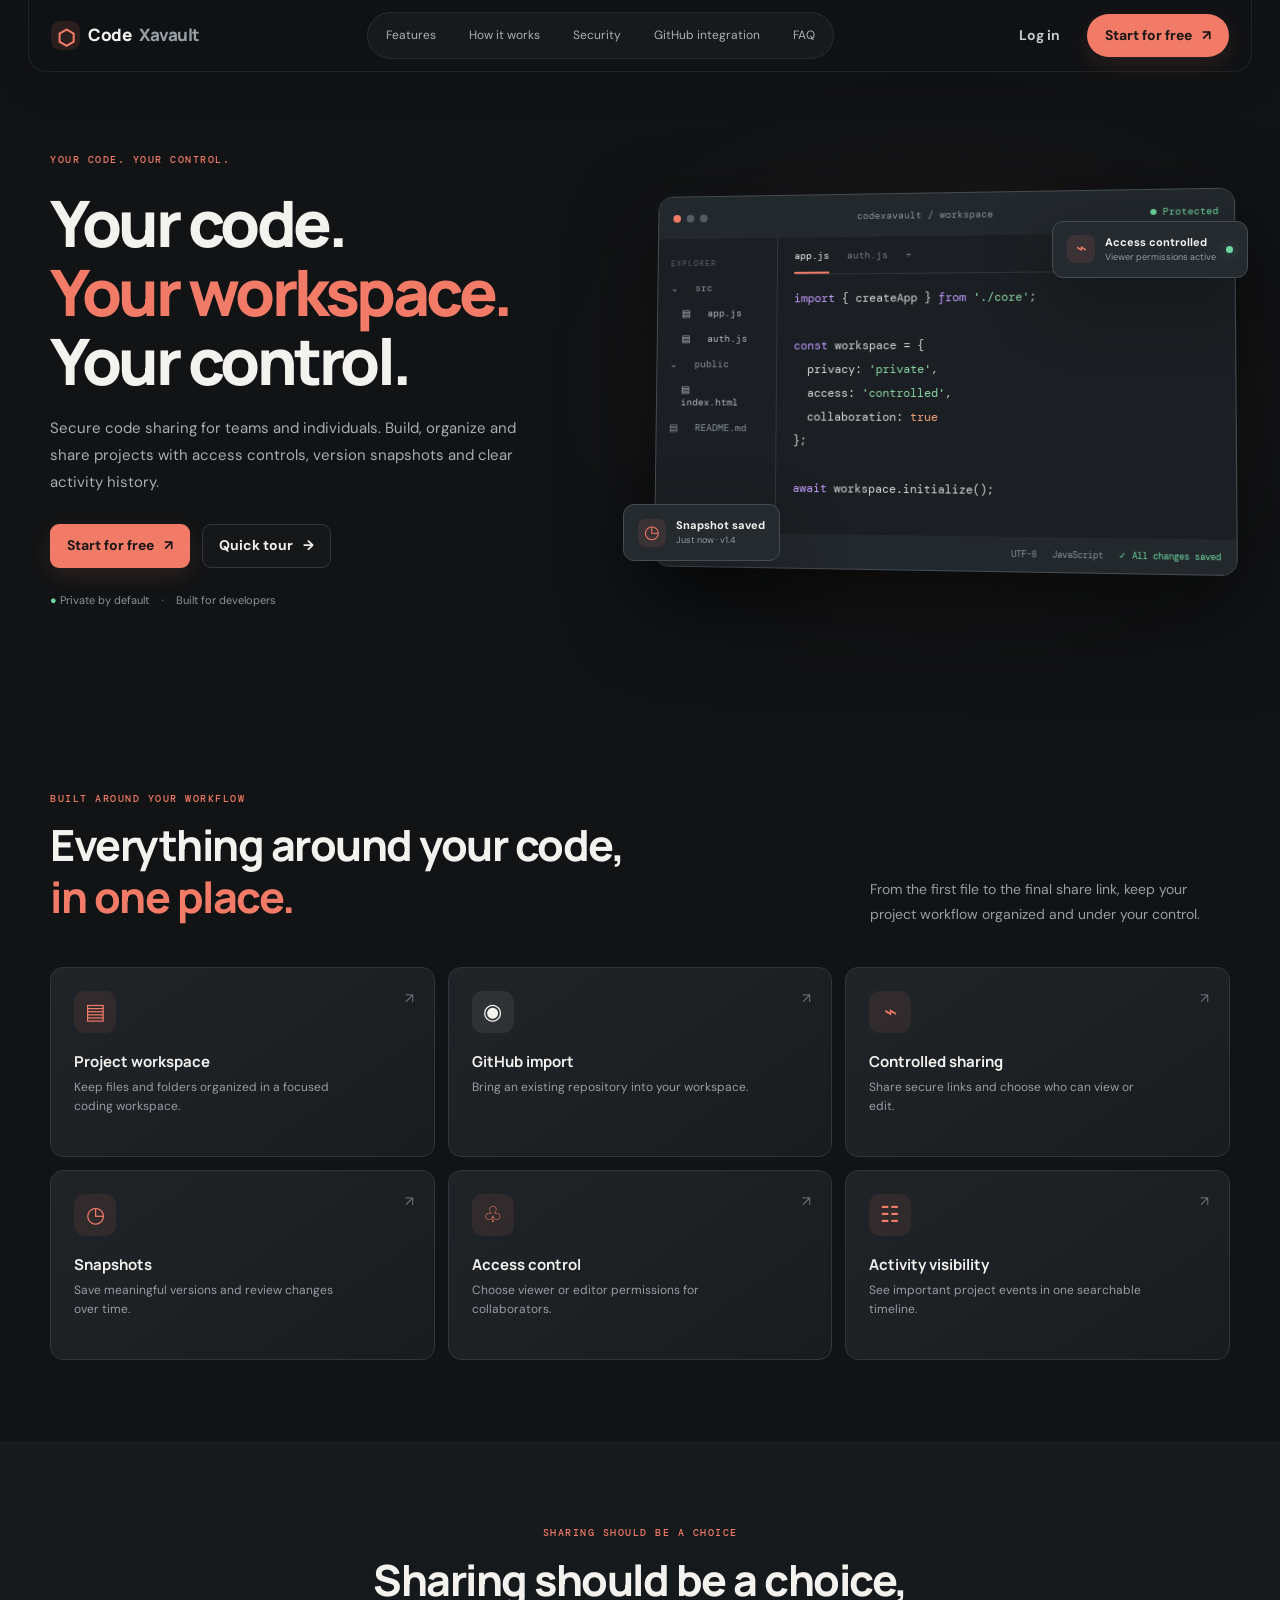
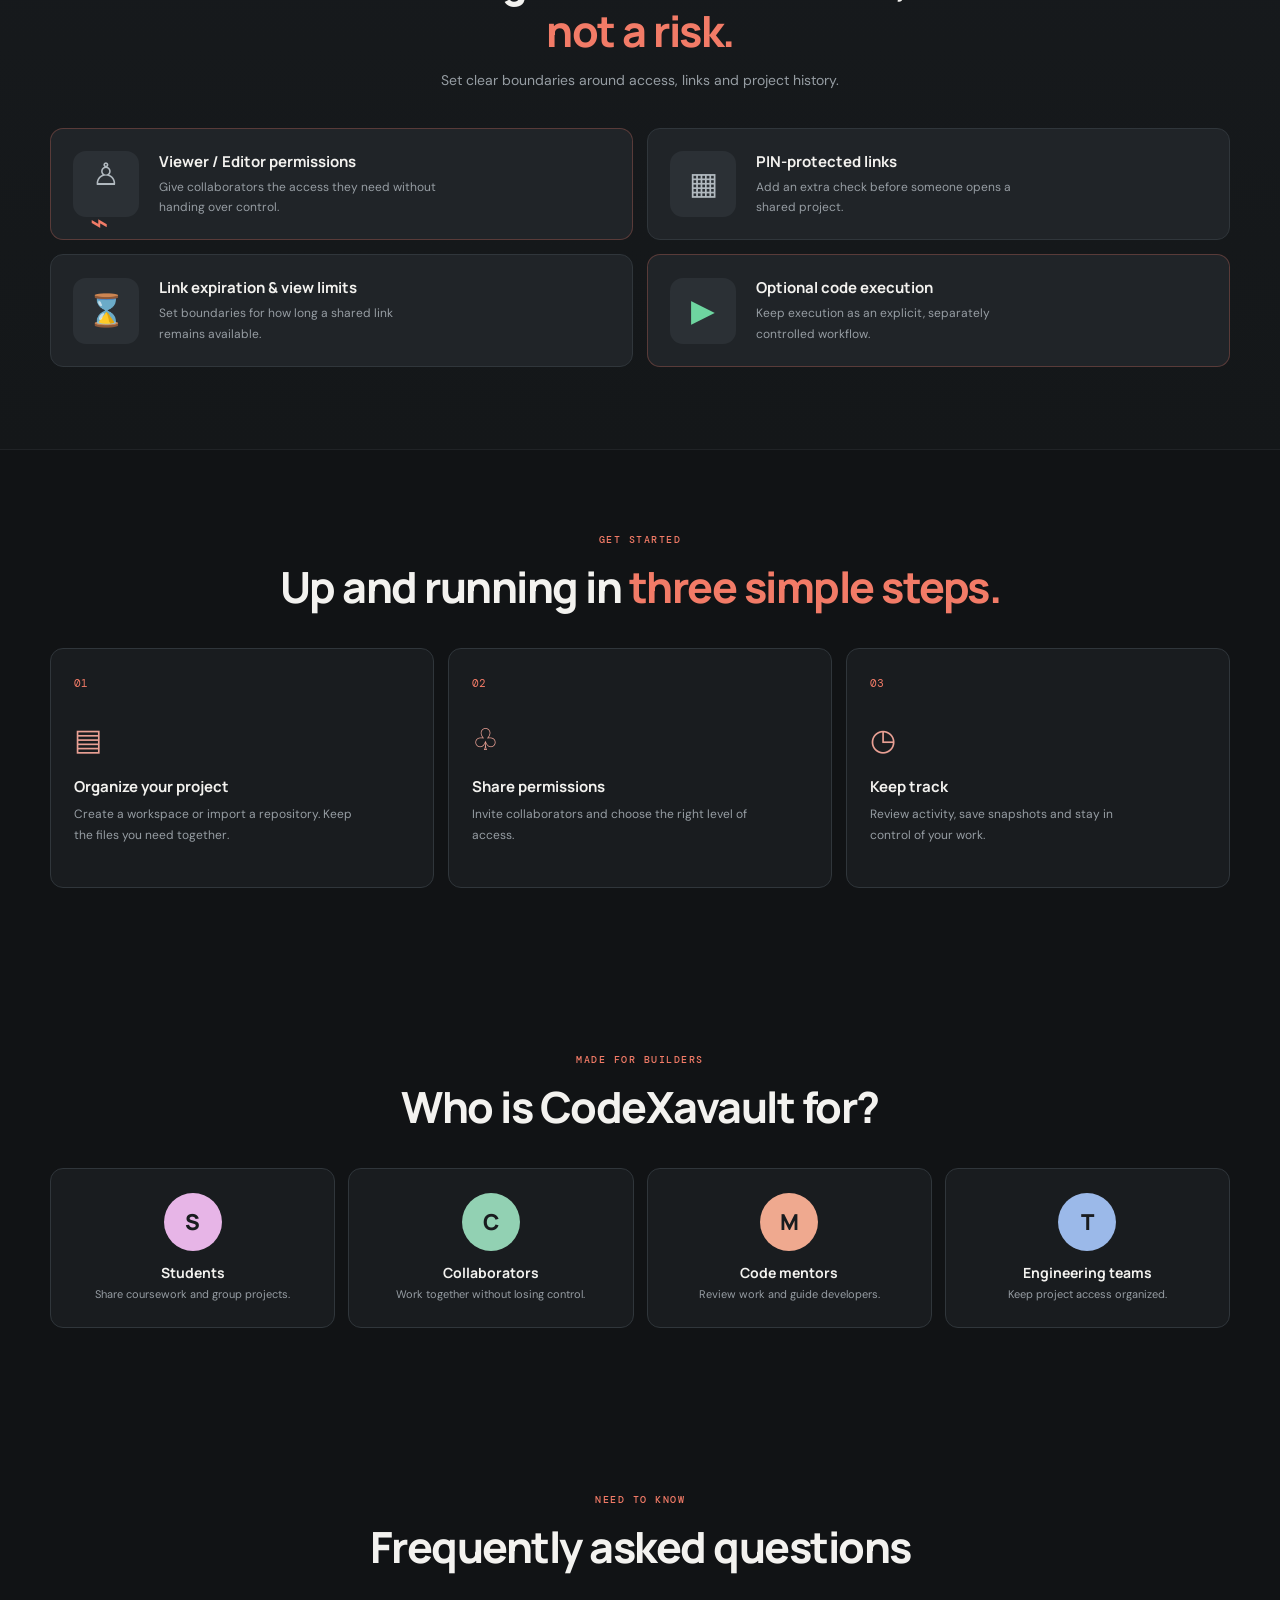
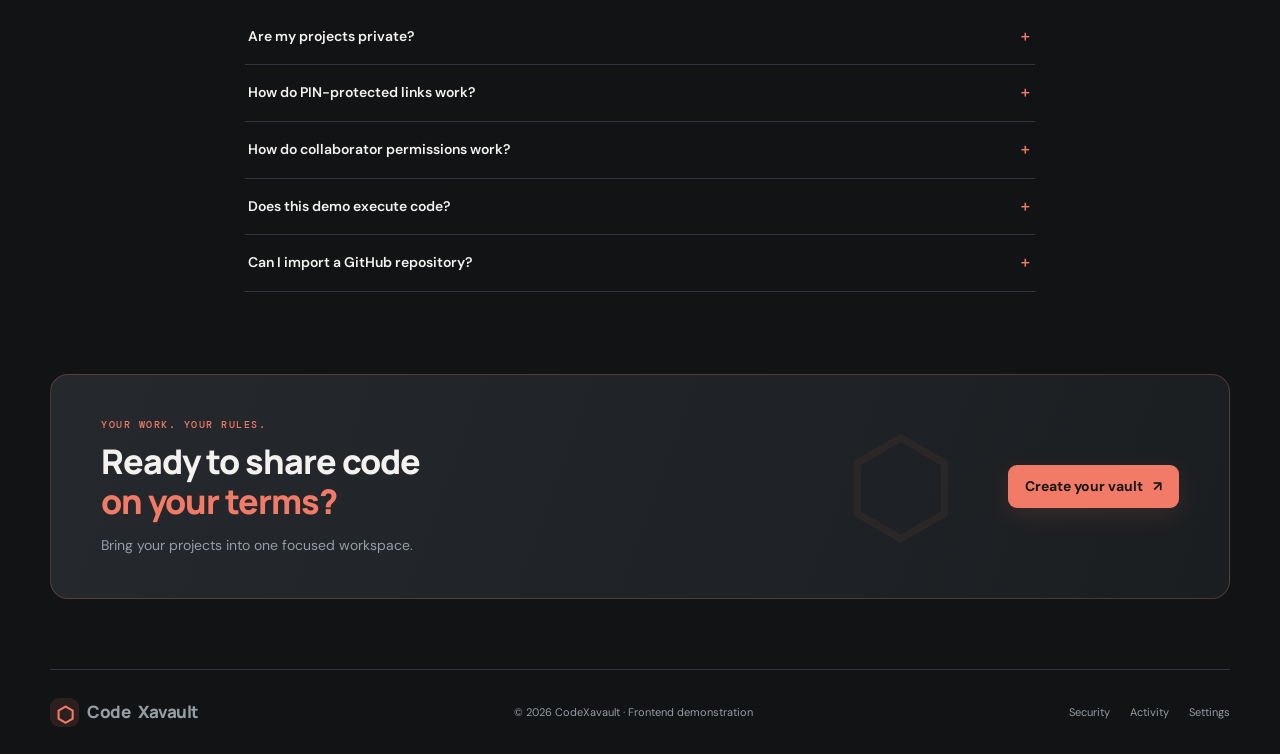
<file: index.html>
<!doctype html><html lang="en"><head><meta charset="utf-8"><meta name="viewport" content="width=device-width,initial-scale=1"><meta name="theme-color" content="#111315"><meta name="description" content="CodeXavault — secure code sharing for teams and individuals"><title>CodeXavault — Your code. Your workspace. Your control.</title><link rel="icon" href="assets/images/favicon.svg"><link rel="stylesheet" href="assets/css/style.css"><script defer src="assets/js/app.js"></script></head><body class="landing-body"><header class="site-header"><a class="brand" href="index.html"><span class="brand-mark">⬡</span>Code<span>Xavault</span></a><nav class="desktop-nav"><a href="#features">Features</a><a href="#how">How it works</a><a href="#security">Security</a><a href="github.html">GitHub integration</a><a href="#faq">FAQ</a></nav><div class="header-actions"><a class="btn btn-quiet" href="login.html">Log in</a><a class="btn btn-primary" href="signup.html">Start for free <span>↗</span></a></div><button class="icon-btn mobile-menu" data-menu aria-label="Open menu">☰</button></header>
<main class="landing-main"><section class="hero wrap"><div class="hero-copy reveal"><div class="eyebrow"><i></i> YOUR CODE. YOUR CONTROL.</div><h1>Your code.<br><span>Your workspace.</span><br>Your control.</h1><p class="hero-lede">Secure code sharing for teams and individuals. Build, organize and share projects with access controls, version snapshots and clear activity history.</p><div class="hero-actions"><a class="btn btn-primary btn-lg" href="signup.html">Start for free <span>↗</span></a><a class="btn btn-outline btn-lg" href="#how">Quick tour <span>→</span></a></div><div class="trust-line"><span>●</span> Private by default <b>·</b> Built for developers</div></div><div class="hero-visual reveal"><div class="visual-glow"></div><div class="editor-window"><div class="window-top"><div class="window-dots"><i></i><i></i><i></i></div><span>codexavault / workspace</span><label><i></i> Protected</label></div><div class="editor-content"><aside class="file-tree"><small>EXPLORER</small><p>⌄ &nbsp; src</p><p class="indent">▤ &nbsp; app.js</p><p class="indent">▤ &nbsp; auth.js</p><p>⌄ &nbsp; public</p><p class="indent">▤ &nbsp; index.html</p><p>▤ &nbsp; README.md</p></aside><div class="code-area"><div class="code-tabs"><span class="active">app.js</span><span>auth.js</span><span>+</span></div><pre><span class="code-purple">import</span> { createApp } <span class="code-purple">from</span> <span class="code-green">'./core'</span>;

<span class="code-purple">const</span> workspace = {
  privacy: <span class="code-green">'private'</span>,
  access: <span class="code-green">'controlled'</span>,
  collaboration: <span class="code-orange">true</span>
};

<span class="code-purple">await</span> workspace.initialize();</pre></div></div><div class="window-bottom"><span>main.js</span><span>UTF-8 &nbsp; JavaScript &nbsp; <b>✓ All changes saved</b></span></div></div><div class="float-card float-share"><span class="mini-icon">⌁</span><div><b>Access controlled</b><small>Viewer permissions active</small></div><i class="status-dot"></i></div><div class="float-card float-snapshot"><span class="mini-icon">◷</span><div><b>Snapshot saved</b><small>Just now · v1.4</small></div></div></div></section>
<section class="section wrap" id="features"><div class="section-heading"><div><div class="eyebrow">BUILT AROUND YOUR WORKFLOW</div><h2>Everything around your code,<br><span>in one place.</span></h2></div><p>From the first file to the final share link, keep your project workflow organized and under your control.</p></div><div class="feature-grid"><article class="feature-card"><div class="feature-icon">▤</div><h3>Project workspace</h3><p>Keep files and folders organized in a focused coding workspace.</p><span class="card-arrow">↗</span></article><article class="feature-card"><div class="feature-icon github-icon">◉</div><h3>GitHub import</h3><p>Bring an existing repository into your workspace.</p><span class="card-arrow">↗</span></article><article class="feature-card"><div class="feature-icon">⌁</div><h3>Controlled sharing</h3><p>Share secure links and choose who can view or edit.</p><span class="card-arrow">↗</span></article><article class="feature-card"><div class="feature-icon">◷</div><h3>Snapshots</h3><p>Save meaningful versions and review changes over time.</p><span class="card-arrow">↗</span></article><article class="feature-card"><div class="feature-icon">♧</div><h3>Access control</h3><p>Choose viewer or editor permissions for collaborators.</p><span class="card-arrow">↗</span></article><article class="feature-card"><div class="feature-icon">☷</div><h3>Activity visibility</h3><p>See important project events in one searchable timeline.</p><span class="card-arrow">↗</span></article></div></section>
<section class="section security-section" id="security"><div class="wrap"><div class="center-heading"><div class="eyebrow">SHARING SHOULD BE A CHOICE</div><h2>Sharing should be a choice,<br><span>not a risk.</span></h2><p>Set clear boundaries around access, links and project history.</p></div><div class="security-grid"><article class="security-card accent-card"><div class="security-art">♙<span>⌁</span></div><div><h3>Viewer / Editor permissions</h3><p>Give collaborators the access they need without handing over control.</p></div></article><article class="security-card"><div class="security-art">▦</div><div><h3>PIN-protected links</h3><p>Add an extra check before someone opens a shared project.</p></div></article><article class="security-card"><div class="security-art">⌛</div><div><h3>Link expiration & view limits</h3><p>Set boundaries for how long a shared link remains available.</p></div></article><article class="security-card accent-card"><div class="security-art run-art">▶</div><div><h3>Optional code execution</h3><p>Keep execution as an explicit, separately controlled workflow.</p></div></article></div></div></section>
<section class="section wrap" id="how"><div class="center-heading"><div class="eyebrow">GET STARTED</div><h2>Up and running in <span>three simple steps.</span></h2></div><div class="steps-grid"><article class="step-card"><span class="step-number">01</span><div class="step-illustration">▤</div><h3>Organize your project</h3><p>Create a workspace or import a repository. Keep the files you need together.</p></article><article class="step-card"><span class="step-number">02</span><div class="step-illustration">♧</div><h3>Share permissions</h3><p>Invite collaborators and choose the right level of access.</p></article><article class="step-card"><span class="step-number">03</span><div class="step-illustration">◷</div><h3>Keep track</h3><p>Review activity, save snapshots and stay in control of your work.</p></article></div></section>
<section class="section wrap audience-section"><div class="center-heading"><div class="eyebrow">MADE FOR BUILDERS</div><h2>Who is CodeXavault for?</h2></div><div class="audience-grid"><article><div class="avatar avatar-one">S</div><h3>Students</h3><p>Share coursework and group projects.</p></article><article><div class="avatar avatar-two">C</div><h3>Collaborators</h3><p>Work together without losing control.</p></article><article><div class="avatar avatar-three">M</div><h3>Code mentors</h3><p>Review work and guide developers.</p></article><article><div class="avatar avatar-four">T</div><h3>Engineering teams</h3><p>Keep project access organized.</p></article></div></section>
<section class="section wrap faq-section" id="faq"><div class="center-heading"><div class="eyebrow">NEED TO KNOW</div><h2>Frequently asked questions</h2></div><div class="faq-list"><details><summary>Are my projects private?</summary><p>This frontend is designed around private-by-default project controls. Real privacy and enforcement require a secure backend.</p></details><details><summary>How do PIN-protected links work?</summary><p>A recipient enters the configured PIN before opening a shared project. This demo only simulates that flow in your browser.</p></details><details><summary>How do collaborator permissions work?</summary><p>Choose Viewer or Editor access when setting up a share. Server-side enforcement will be needed for production use.</p></details><details><summary>Does this demo execute code?</summary><p>No. The interface previews the workflow, but code execution is not connected in this frontend build.</p></details><details><summary>Can I import a GitHub repository?</summary><p>The GitHub page demonstrates the import experience. OAuth and repository transfer require backend integration.</p></details></div></section><section class="cta-wrap wrap"><div class="cta-panel"><div><div class="eyebrow">YOUR WORK. YOUR RULES.</div><h2>Ready to share code<br><span>on your terms?</span></h2><p>Bring your projects into one focused workspace.</p></div><a class="btn btn-primary btn-lg" href="signup.html">Create your vault <span>↗</span></a><div class="cta-orbit">⬡</div></div></section></main><footer class="site-footer wrap"><a class="brand" href="index.html"><span class="brand-mark">⬡</span>Code<span>Xavault</span></a><p>© 2026 CodeXavault · Frontend demonstration</p><div><a href="security.html">Security</a><a href="activity.html">Activity</a><a href="settings.html">Settings</a></div></footer></body></html>
</file>
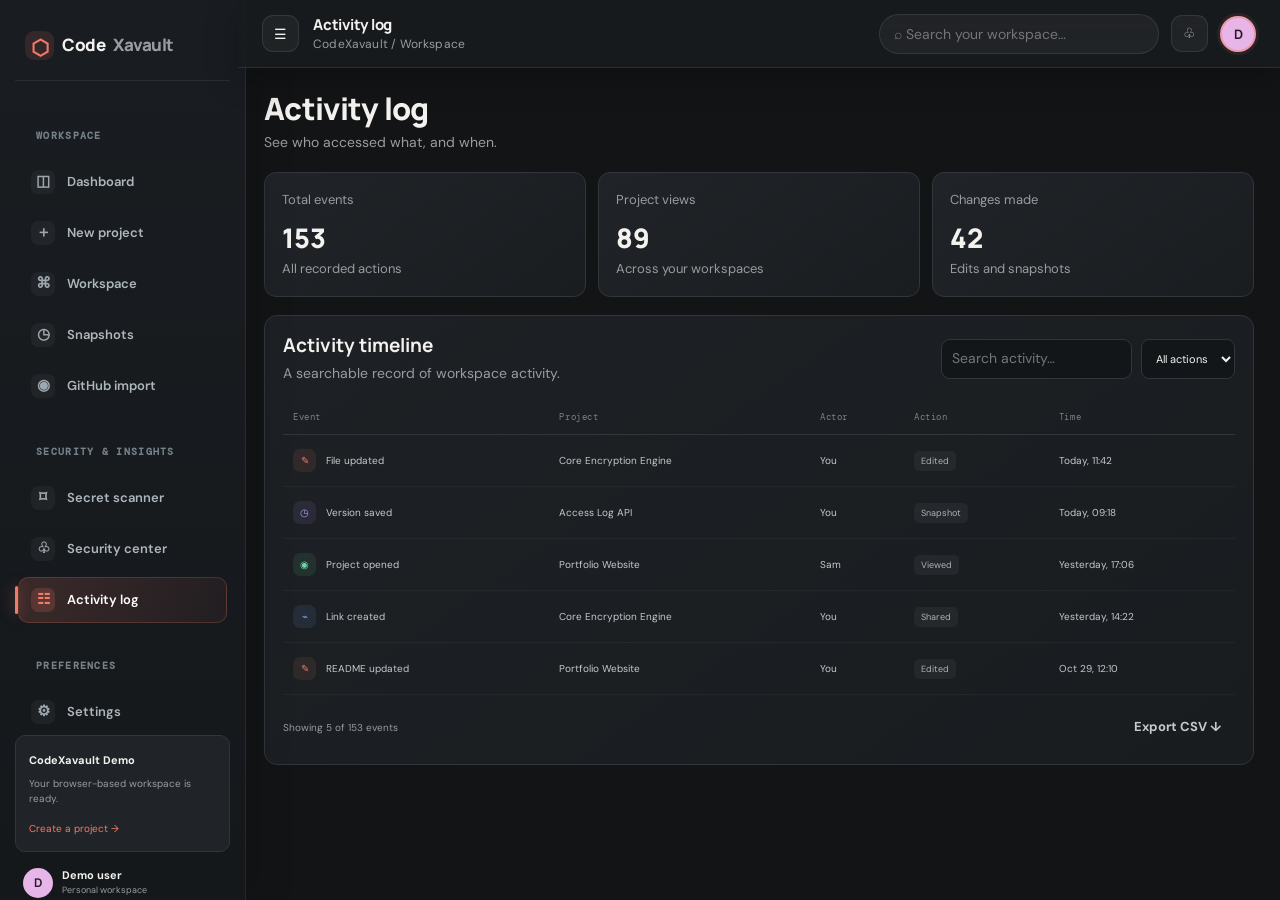
<file: activity.html>
<!doctype html><html lang="en"><head><meta charset="utf-8"><meta name="viewport" content="width=device-width,initial-scale=1"><meta name="theme-color" content="#111315"><meta name="description" content="CodeXavault — secure code sharing for teams and individuals"><title>Activity log — CodeXavault</title><link rel="icon" href="assets/images/favicon.svg"><link rel="stylesheet" href="assets/css/style.css"><script defer src="assets/js/app.js"></script></head><body class="app-body"><div class="app-page" data-page="activity" data-title="Activity log" data-description="See who accessed what, and when."><div class="page-content"><div class="stats-grid three-stats"><article class="stat-card"><span>Total events</span><b>153</b><small>All recorded actions</small></article><article class="stat-card"><span>Project views</span><b>89</b><small>Across your workspaces</small></article><article class="stat-card"><span>Changes made</span><b>42</b><small>Edits and snapshots</small></article></div><section class="panel"><div class="panel-heading"><div><h2>Activity timeline</h2><p>A searchable record of workspace activity.</p></div><div class="panel-tools"><input class="search-input" data-activity-search placeholder="Search activity…"><select data-activity-filter><option value="all">All actions</option><option>Viewed</option><option>Edited</option><option>Snapshot</option><option>Shared</option></select></div></div><div class="activity-table-wrap"><table class="data-table"><thead><tr><th>Event</th><th>Project</th><th>Actor</th><th>Action</th><th>Time</th></tr></thead><tbody id="activityRows"><tr data-action="Edited"><td><span class="table-event coral">✎</span> File updated</td><td>Core Encryption Engine</td><td>You</td><td><span class="tag">Edited</span></td><td>Today, 11:42</td></tr><tr data-action="Snapshot"><td><span class="table-event purple">◷</span> Version saved</td><td>Access Log API</td><td>You</td><td><span class="tag">Snapshot</span></td><td>Today, 09:18</td></tr><tr data-action="Viewed"><td><span class="table-event green">◉</span> Project opened</td><td>Portfolio Website</td><td>Sam</td><td><span class="tag">Viewed</span></td><td>Yesterday, 17:06</td></tr><tr data-action="Shared"><td><span class="table-event blue">⌁</span> Link created</td><td>Core Encryption Engine</td><td>You</td><td><span class="tag">Shared</span></td><td>Yesterday, 14:22</td></tr><tr data-action="Edited"><td><span class="table-event coral">✎</span> README updated</td><td>Portfolio Website</td><td>You</td><td><span class="tag">Edited</span></td><td>Oct 29, 12:10</td></tr></tbody></table></div><div class="table-footer"><span>Showing 5 of 153 events</span><button class="btn btn-quiet btn-sm" data-export>Export CSV ↓</button></div></section></div></div></body></html>
</file>
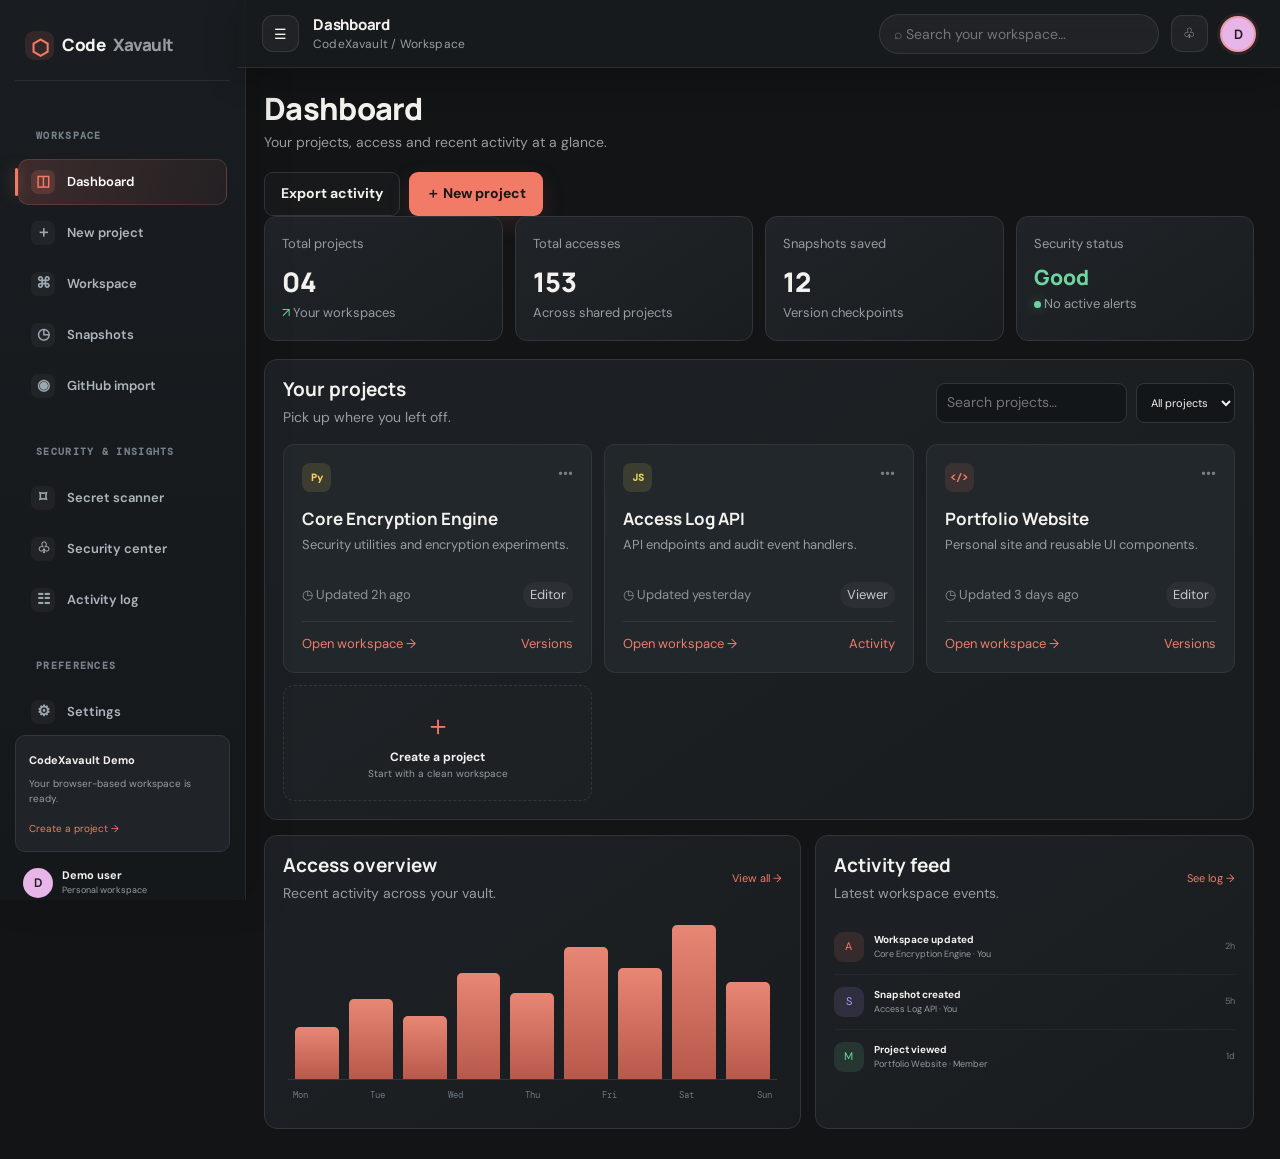
<file: dashboard.html>
<!doctype html><html lang="en"><head><meta charset="utf-8"><meta name="viewport" content="width=device-width,initial-scale=1"><meta name="theme-color" content="#111315"><meta name="description" content="CodeXavault — secure code sharing for teams and individuals"><title>Dashboard — CodeXavault</title><link rel="icon" href="assets/images/favicon.svg"><link rel="stylesheet" href="assets/css/style.css"><script defer src="assets/js/app.js"></script></head><body class="app-body"><div class="app-page" data-page="dashboard" data-title="Dashboard" data-description="Your projects, access and recent activity at a glance."><div class="page-content"><div class="page-actions"><button class="btn btn-outline" data-export>Export activity</button><a class="btn btn-primary" href="project-new.html">＋ New project</a></div><div class="stats-grid"><article class="stat-card"><span>Total projects</span><b data-stat="projects">04</b><small><i class="trend-up">↗</i> Your workspaces</small></article><article class="stat-card"><span>Total accesses</span><b>153</b><small>Across shared projects</small></article><article class="stat-card"><span>Snapshots saved</span><b>12</b><small>Version checkpoints</small></article><article class="stat-card"><span>Security status</span><b class="stat-good">Good</b><small><i class="status-dot"></i> No active alerts</small></article></div><section class="panel"><div class="panel-heading"><div><h2>Your projects</h2><p>Pick up where you left off.</p></div><div class="panel-tools"><input class="search-input" data-project-search placeholder="Search projects…"><select data-project-filter><option value="all">All projects</option><option>JavaScript</option><option>Python</option><option>HTML</option></select></div></div><div class="project-grid" id="projectGrid"><article class="project-card" data-project="Core Encryption Engine" data-language="Python"><div class="project-top"><span class="language-badge py">Py</span><span class="project-menu">•••</span></div><h3>Core Encryption Engine</h3><p>Security utilities and encryption experiments.</p><div class="project-meta"><span>◷ Updated 2h ago</span><span class="access-pill">Editor</span></div><div class="project-bottom"><a href="editor.html">Open workspace →</a><a href="snapshots.html">Versions</a></div></article><article class="project-card" data-project="Access Log API" data-language="JavaScript"><div class="project-top"><span class="language-badge js">JS</span><span class="project-menu">•••</span></div><h3>Access Log API</h3><p>API endpoints and audit event handlers.</p><div class="project-meta"><span>◷ Updated yesterday</span><span class="access-pill">Viewer</span></div><div class="project-bottom"><a href="editor.html">Open workspace →</a><a href="activity.html">Activity</a></div></article><article class="project-card" data-project="Portfolio Website" data-language="HTML"><div class="project-top"><span class="language-badge html">&lt;/&gt;</span><span class="project-menu">•••</span></div><h3>Portfolio Website</h3><p>Personal site and reusable UI components.</p><div class="project-meta"><span>◷ Updated 3 days ago</span><span class="access-pill">Editor</span></div><div class="project-bottom"><a href="editor.html">Open workspace →</a><a href="snapshots.html">Versions</a></div></article><article class="project-card project-add"><a href="project-new.html"><span>＋</span><b>Create a project</b><small>Start with a clean workspace</small></a></article></div></section><div class="dashboard-lower"><section class="panel"><div class="panel-heading"><div><h2>Access overview</h2><p>Recent activity across your vault.</p></div><a href="activity.html" class="subtle-link">View all →</a></div><div class="chart-wrap"><div class="bar-chart" aria-label="Weekly access chart"><i style="height:34%"></i><i style="height:52%"></i><i style="height:41%"></i><i style="height:69%"></i><i style="height:56%"></i><i style="height:86%"></i><i style="height:72%"></i><i style="height:100%"></i><i style="height:63%"></i></div><div class="chart-labels"><span>Mon</span><span>Tue</span><span>Wed</span><span>Thu</span><span>Fri</span><span>Sat</span><span>Sun</span></div></div></section><section class="panel"><div class="panel-heading"><div><h2>Activity feed</h2><p>Latest workspace events.</p></div><a href="activity.html" class="subtle-link">See log →</a></div><div class="activity-list compact"><div class="activity-item"><span class="activity-avatar coral">A</span><div><b>Workspace updated</b><small>Core Encryption Engine · You</small></div><time>2h</time></div><div class="activity-item"><span class="activity-avatar purple">S</span><div><b>Snapshot created</b><small>Access Log API · You</small></div><time>5h</time></div><div class="activity-item"><span class="activity-avatar green">M</span><div><b>Project viewed</b><small>Portfolio Website · Member</small></div><time>1d</time></div></div></section></div></div></div></body></html>
</file>
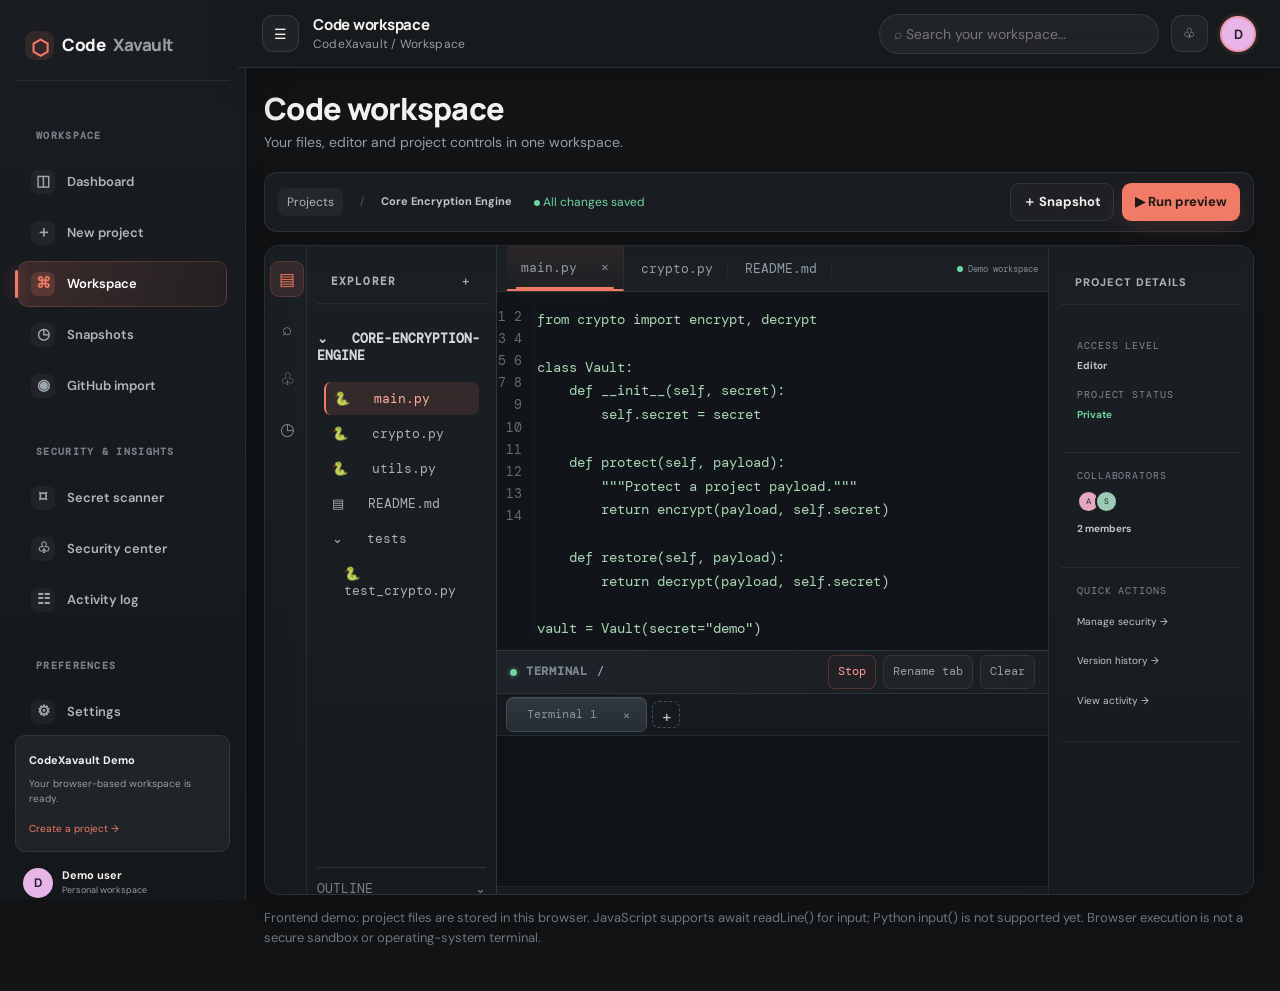
<file: editor.html>
<!doctype html><html lang="en"><head><meta charset="utf-8"><meta name="viewport" content="width=device-width,initial-scale=1"><meta name="theme-color" content="#111315"><meta name="description" content="CodeXavault — secure code sharing for teams and individuals"><title>Code workspace — CodeXavault</title><link rel="icon" href="assets/images/favicon.svg"><link rel="stylesheet" href="assets/css/style.css"><script defer src="assets/js/app.js"></script><script defer src="assets/js/terminal.js"></script></head><body class="app-body"><div class="app-page" data-page="editor" data-title="Code workspace" data-description="Your files, editor and project controls in one workspace."><div class="page-content"><div class="workspace-toolbar"><div><span class="crumb">Projects</span><span class="crumb-sep">/</span><b>Core Encryption Engine</b><span class="saved-label"><i></i> All changes saved</span></div><div><button class="btn btn-outline btn-sm" data-save-snapshot>＋ Snapshot</button><button class="btn btn-primary btn-sm" data-run-demo>▶ Run preview</button></div></div><section class="ide-shell"><aside class="ide-activity"><button class="active">▤</button><button>⌕</button><button>♧</button><button>◷</button></aside><aside class="ide-explorer"><div class="ide-pane-title">EXPLORER <span>＋</span></div><div class="tree-root">⌄ &nbsp; CORE-ENCRYPTION-ENGINE</div><div class="tree-file active" data-file="main.py">🐍 &nbsp; main.py</div><div class="tree-file" data-file="crypto.py">🐍 &nbsp; crypto.py</div><div class="tree-file" data-file="utils.py">🐍 &nbsp; utils.py</div><div class="tree-file" data-file="README.md">▤ &nbsp; README.md</div><div class="tree-folder">⌄ &nbsp; tests</div><div class="tree-file indent" data-file="test_crypto.py">🐍 &nbsp; test_crypto.py</div><div class="explorer-bottom"><span>OUTLINE</span><span>⌄</span></div></aside><div class="ide-main"><div class="editor-tabs"><span class="active" id="activeFile">main.py <i>×</i></span><span>crypto.py</span><span>README.md</span><span class="tab-spacer"></span><span class="collab-indicator"><i></i> Demo workspace</span></div><div class="code-editor"><div class="line-numbers" id="lineNumbers">1<br>2<br>3<br>4<br>5<br>6<br>7<br>8<br>9<br>10<br>11<br>12</div><textarea id="codeInput" spellcheck="false" aria-label="Code editor">from crypto import encrypt, decrypt

class Vault:
    def __init__(self, secret):
        self.secret = secret

    def protect(self, payload):
        """Protect a project payload."""
        return encrypt(payload, self.secret)

    def restore(self, payload):
        return decrypt(payload, self.secret)

vault = Vault(secret="demo")</textarea></div><section class="terminal-panel terminal-v1"><div class="terminal-head"><div class="terminal-title"><span class="terminal-live-dot"></span>TERMINAL <span id="terminalCwd">/</span></div><div class="terminal-head-actions"><button type="button" id="terminalStop" title="Stop JavaScript execution">Stop</button><button type="button" id="terminalRename">Rename tab</button><button type="button" id="terminalClear">Clear</button></div></div><div class="terminal-tabs" id="terminalTabs"></div><div class="terminal-output" id="terminalOutput" aria-live="polite"></div><form class="terminal-command-form" id="terminalForm"><label for="terminalCommand">$</label><input id="terminalCommand" autocomplete="off" spellcheck="false" placeholder="Type help to see available commands"><button class="btn btn-primary btn-sm" type="submit">Run</button></form><div class="terminal-input-row"><input id="programInput" placeholder="JavaScript input (await readLine())…"><button type="button" class="btn btn-outline btn-sm" id="terminalInputSend">Send input</button></div></section></div><aside class="ide-inspector"><div class="inspector-title">PROJECT DETAILS</div><div class="inspector-block"><small>ACCESS LEVEL</small><b>Editor</b><small>PROJECT STATUS</small><b class="text-green">Private</b></div><div class="inspector-block"><small>COLLABORATORS</small><div class="collab-stack"><i>A</i><i>S</i></div><b>2 members</b></div><div class="inspector-block"><small>QUICK ACTIONS</small><a href="security.html">Manage security →</a><a href="snapshots.html">Version history →</a><a href="activity.html">View activity →</a></div></aside></section><p class="demo-disclaimer">Frontend demo: project files are stored in this browser. JavaScript supports await readLine() for input; Python input() is not supported yet. Browser execution is not a secure sandbox or operating-system terminal.</p></div></div></body></html>
</file>
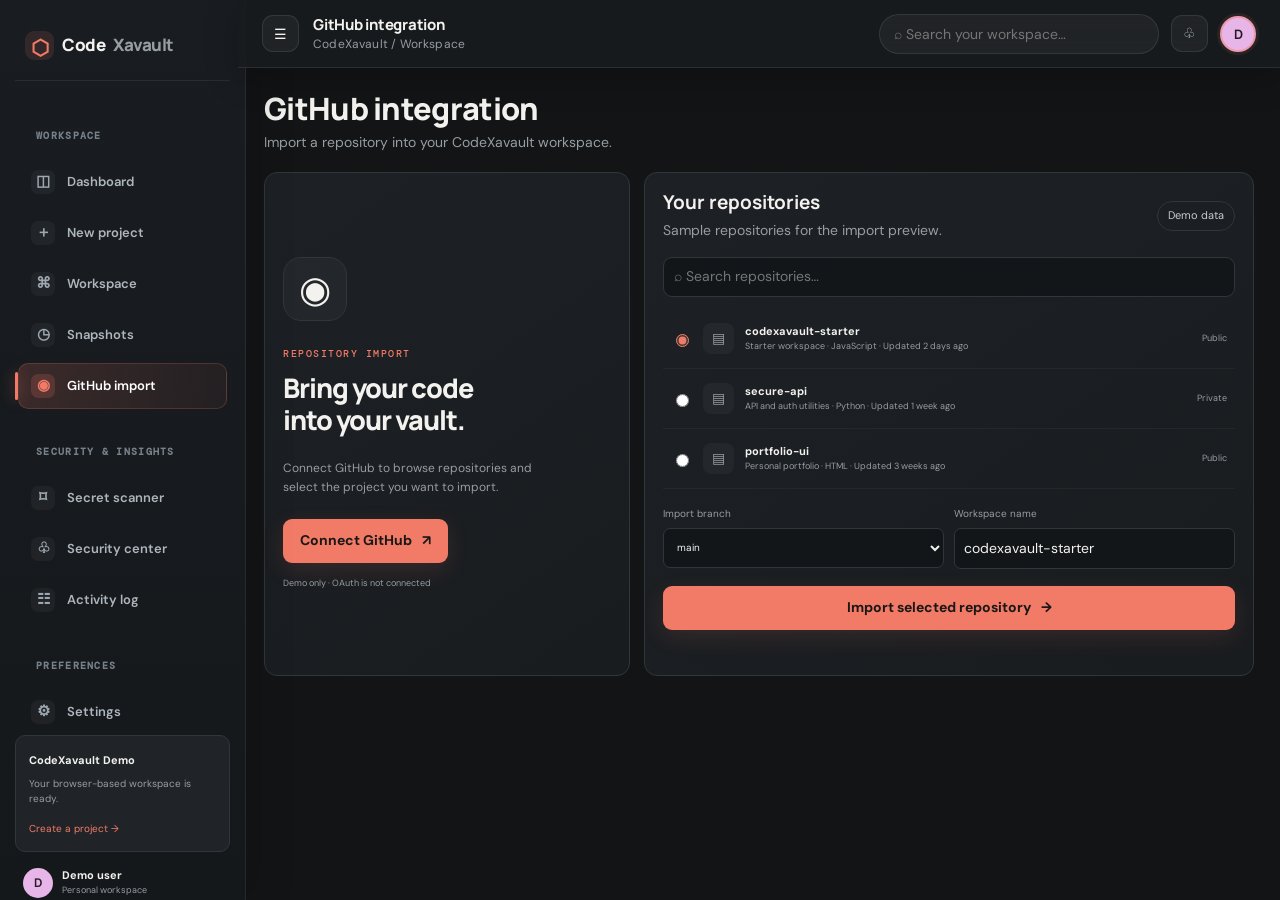
<file: github.html>
<!doctype html><html lang="en"><head><meta charset="utf-8"><meta name="viewport" content="width=device-width,initial-scale=1"><meta name="theme-color" content="#111315"><meta name="description" content="CodeXavault — secure code sharing for teams and individuals"><title>GitHub integration — CodeXavault</title><link rel="icon" href="assets/images/favicon.svg"><link rel="stylesheet" href="assets/css/style.css"><script defer src="assets/js/app.js"></script></head><body class="app-body"><div class="app-page" data-page="github" data-title="GitHub integration" data-description="Import a repository into your CodeXavault workspace."><div class="page-content"><div class="github-layout"><section class="panel github-connect"><div class="github-logo">◉</div><div class="eyebrow">REPOSITORY IMPORT</div><h2>Bring your code<br>into your vault.</h2><p>Connect GitHub to browse repositories and select the project you want to import.</p><button class="btn btn-primary" data-github-connect>Connect GitHub <span>↗</span></button><small class="muted">Demo only · OAuth is not connected</small></section><section class="panel repo-panel"><div class="panel-heading"><div><h2>Your repositories</h2><p>Sample repositories for the import preview.</p></div><span class="status-chip">Demo data</span></div><input class="search-input full-search" data-repo-search placeholder="⌕ Search repositories…"><div id="repoList"><label class="repo-item"><input type="radio" name="repo" value="codexavault-starter" checked><span class="repo-icon">▤</span><span><b>codexavault-starter</b><small>Starter workspace · JavaScript · Updated 2 days ago</small></span><em>Public</em></label><label class="repo-item"><input type="radio" name="repo" value="secure-api"><span class="repo-icon">▤</span><span><b>secure-api</b><small>API and auth utilities · Python · Updated 1 week ago</small></span><em>Private</em></label><label class="repo-item"><input type="radio" name="repo" value="portfolio-ui"><span class="repo-icon">▤</span><span><b>portfolio-ui</b><small>Personal portfolio · HTML · Updated 3 weeks ago</small></span><em>Public</em></label></div><div class="import-options"><label>Import branch<select><option>main</option><option>develop</option></select></label><label>Workspace name<input id="importName" value="codexavault-starter"></label></div><button class="btn btn-primary btn-full" data-import-repo>Import selected repository <span>→</span></button><p id="importMessage" class="form-message"></p></section></div></div></div></body></html>
</file>
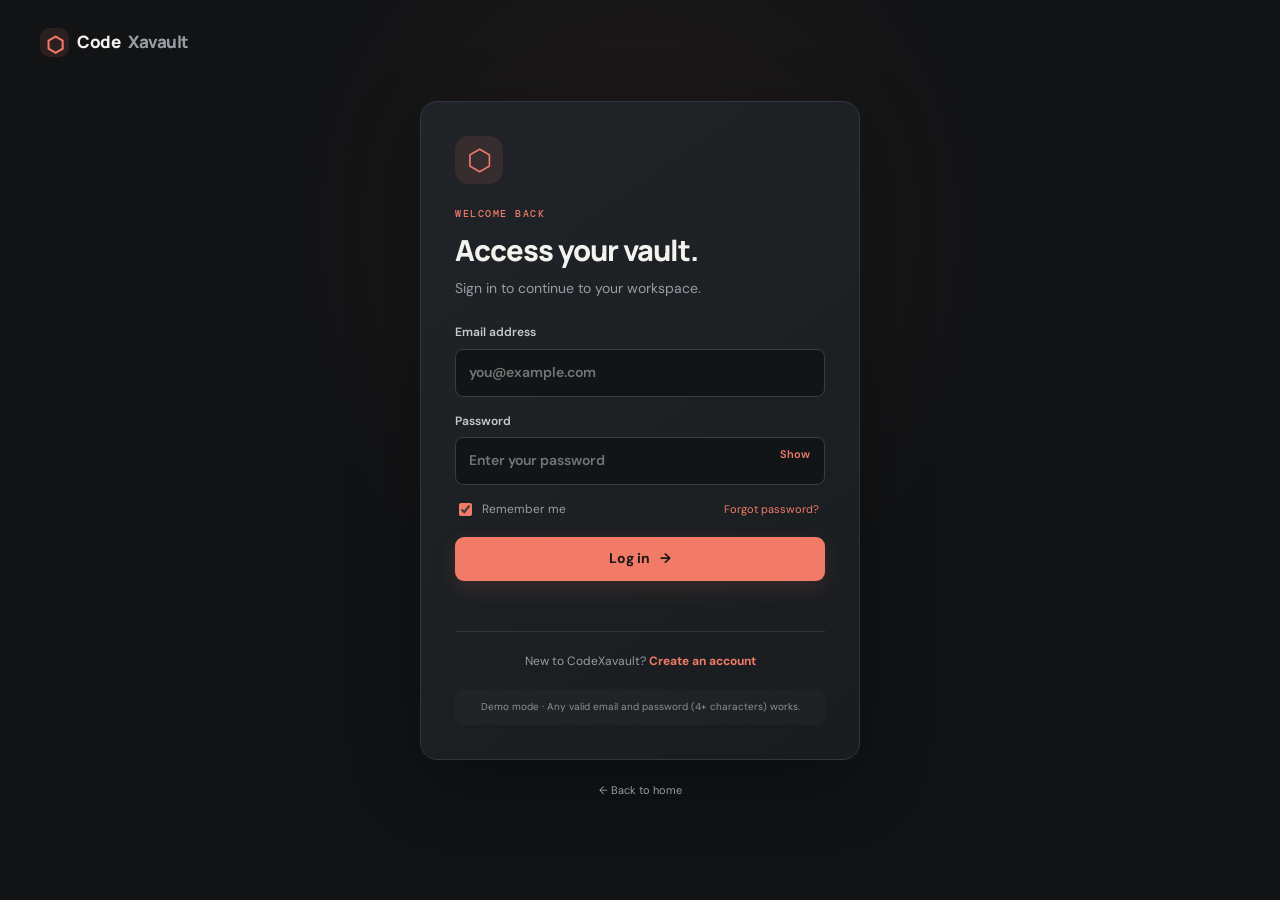
<file: login.html>
<!doctype html><html lang="en"><head><meta charset="utf-8"><meta name="viewport" content="width=device-width,initial-scale=1"><meta name="theme-color" content="#111315"><meta name="description" content="CodeXavault — secure code sharing for teams and individuals"><title>Log in — CodeXavault</title><link rel="icon" href="assets/images/favicon.svg"><link rel="stylesheet" href="assets/css/style.css"><script defer src="assets/js/app.js"></script></head><body class="auth-body"><main class="auth-page"><a class="brand auth-brand" href="index.html"><span class="brand-mark">⬡</span>Code<span>Xavault</span></a><section class="auth-card"><div class="auth-symbol">⬡</div><div class="eyebrow">WELCOME BACK</div><h1>Access your vault.</h1><p class="muted">Sign in to continue to your workspace.</p><form id="loginForm"><label>Email address<input type="email" name="email" placeholder="you@example.com" required autocomplete="email"></label><label>Password<div class="password-wrap"><input type="password" name="password" placeholder="Enter your password" required autocomplete="current-password"><button type="button" class="password-toggle" data-toggle-password>Show</button></div></label><div class="form-row"><label class="check-label"><input type="checkbox" name="remember" checked> Remember me</label><button type="button" class="text-button" data-forgot>Forgot password?</button></div><button class="btn btn-primary btn-full" type="submit">Log in <span>→</span></button><p class="form-message" id="formMessage" aria-live="polite"></p></form><div class="auth-bottom">New to CodeXavault? <a href="signup.html">Create an account</a></div><div class="demo-note">Demo mode · Any valid email and password (4+ characters) works.</div></section><a class="back-home" href="index.html">← Back to home</a></main></body></html>
</file>
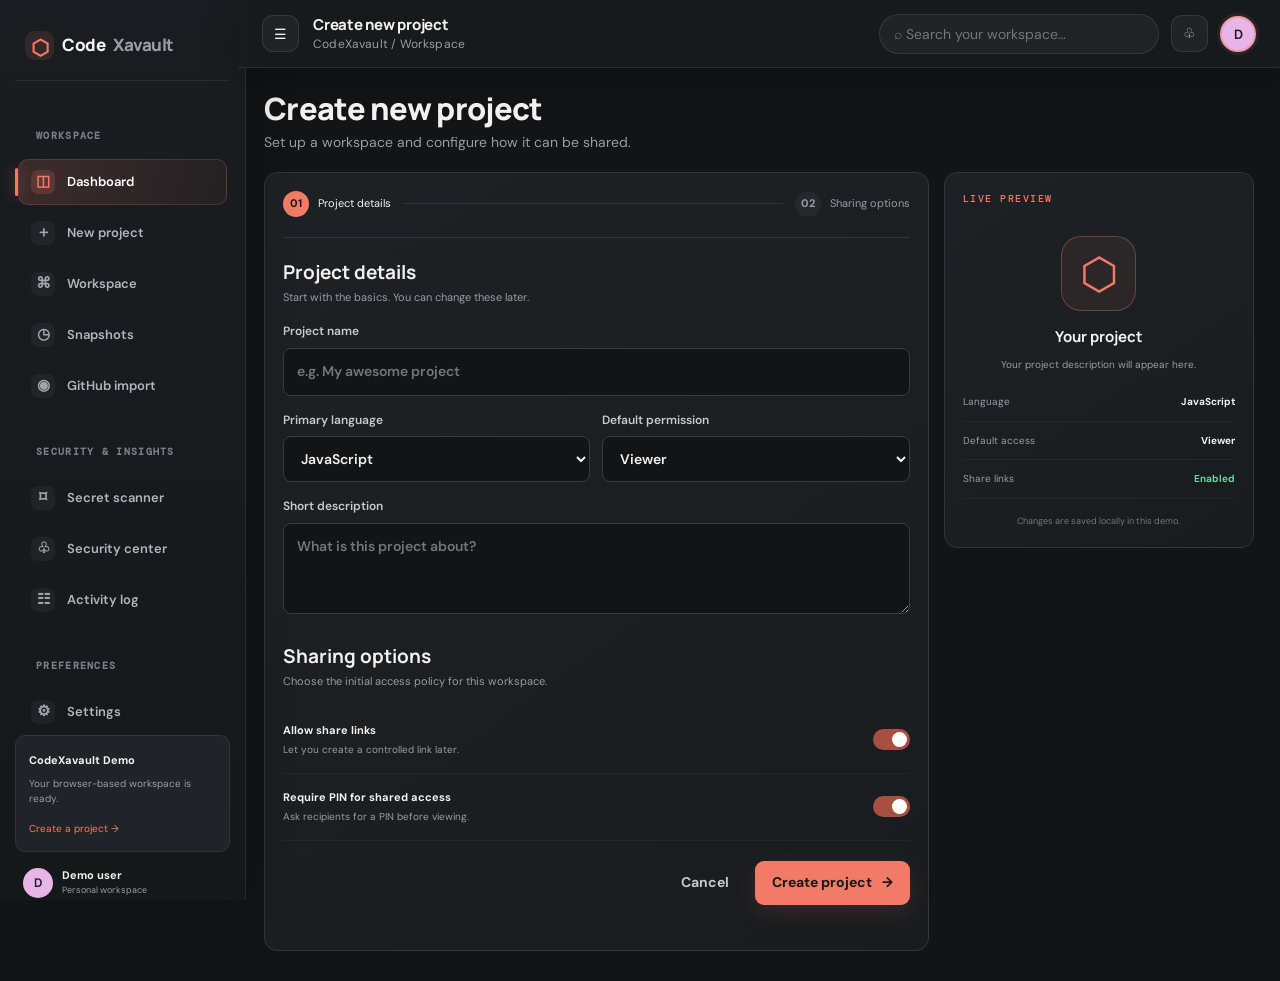
<file: project-new.html>
<!doctype html><html lang="en"><head><meta charset="utf-8"><meta name="viewport" content="width=device-width,initial-scale=1"><meta name="theme-color" content="#111315"><meta name="description" content="CodeXavault — secure code sharing for teams and individuals"><title>Create new project — CodeXavault</title><link rel="icon" href="assets/images/favicon.svg"><link rel="stylesheet" href="assets/css/style.css"><script defer src="assets/js/app.js"></script></head><body class="app-body"><div class="app-page" data-page="project-new" data-title="Create new project" data-description="Set up a workspace and configure how it can be shared."><div class="page-content"><div class="wizard-layout"><section class="panel wizard-panel"><div class="wizard-steps"><span class="wizard-step active"><b>01</b> Project details</span><span class="wizard-line"></span><span class="wizard-step"><b>02</b> Sharing options</span></div><form id="projectForm" class="stack-form"><div class="form-section-title"><h2>Project details</h2><p>Start with the basics. You can change these later.</p></div><label>Project name<input name="projectName" placeholder="e.g. My awesome project" required maxlength="48"></label><div class="form-two"><label>Primary language<select name="language"><option>JavaScript</option><option>Python</option><option>HTML</option><option>TypeScript</option><option>Java</option><option>C++</option></select></label><label>Default permission<select name="permission"><option>Viewer</option><option>Editor</option></select></label></div><label>Short description<textarea name="description" rows="3" placeholder="What is this project about?"></textarea></label><div class="form-section-title spaced"><h2>Sharing options</h2><p>Choose the initial access policy for this workspace.</p></div><div class="setting-row"><div><b>Allow share links</b><small>Let you create a controlled link later.</small></div><label class="switch"><input type="checkbox" name="sharing" checked><span></span></label></div><div class="setting-row"><div><b>Require PIN for shared access</b><small>Ask recipients for a PIN before viewing.</small></div><label class="switch"><input type="checkbox" name="pin" checked><span></span></label></div><div class="form-actions"><a class="btn btn-quiet" href="dashboard.html">Cancel</a><button class="btn btn-primary" type="submit">Create project <span>→</span></button></div><p id="projectMessage" class="form-message"></p></form></section><aside class="panel project-preview"><div class="eyebrow">LIVE PREVIEW</div><div class="preview-cube">⬡</div><h3 id="previewName">Your project</h3><p id="previewDescription">Your project description will appear here.</p><div class="preview-line"><span>Language</span><b id="previewLanguage">JavaScript</b></div><div class="preview-line"><span>Default access</span><b id="previewPermission">Viewer</b></div><div class="preview-line"><span>Share links</span><b class="text-green">Enabled</b></div><div class="preview-foot">Changes are saved locally in this demo.</div></aside></div></div></div></body></html>
</file>
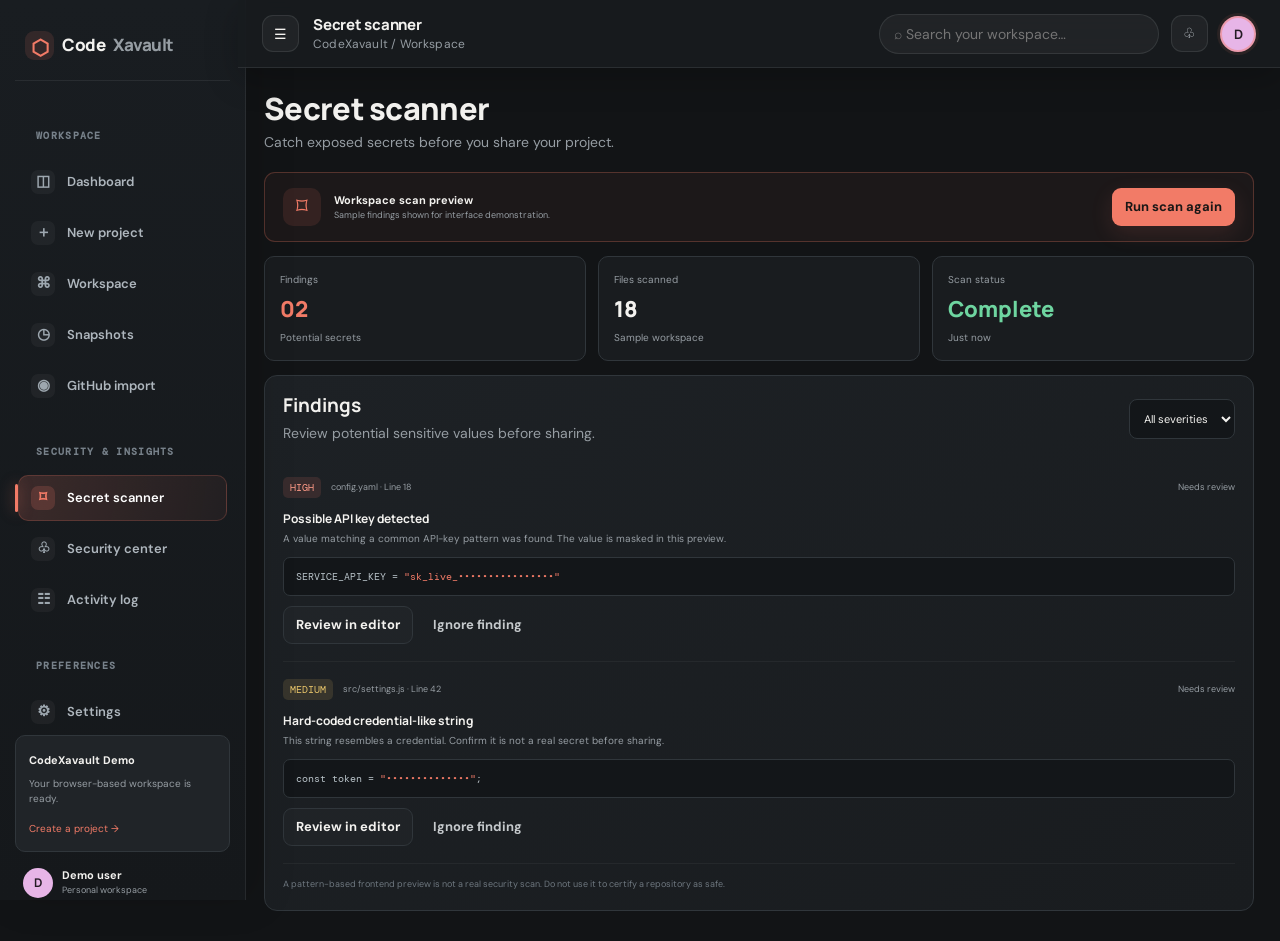
<file: scanner.html>
<!doctype html><html lang="en"><head><meta charset="utf-8"><meta name="viewport" content="width=device-width,initial-scale=1"><meta name="theme-color" content="#111315"><meta name="description" content="CodeXavault — secure code sharing for teams and individuals"><title>Secret scanner — CodeXavault</title><link rel="icon" href="assets/images/favicon.svg"><link rel="stylesheet" href="assets/css/style.css"><script defer src="assets/js/app.js"></script></head><body class="app-body"><div class="app-page" data-page="scanner" data-title="Secret scanner" data-description="Catch exposed secrets before you share your project."><div class="page-content"><div class="scanner-banner"><span class="scanner-shield">⌑</span><div><b>Workspace scan preview</b><small>Sample findings shown for interface demonstration.</small></div><button class="btn btn-primary btn-sm" data-scan>Run scan again</button></div><div class="scan-stats"><article><span>Findings</span><b class="text-coral">02</b><small>Potential secrets</small></article><article><span>Files scanned</span><b>18</b><small>Sample workspace</small></article><article><span>Scan status</span><b class="text-green">Complete</b><small>Just now</small></article></div><section class="panel"><div class="panel-heading"><div><h2>Findings</h2><p>Review potential sensitive values before sharing.</p></div><select><option>All severities</option><option>High</option><option>Medium</option></select></div><div class="finding-card"><div class="finding-top"><span class="severity high">HIGH</span><span>config.yaml · Line 18</span><span class="finding-state">Needs review</span></div><h3>Possible API key detected</h3><p>A value matching a common API-key pattern was found. The value is masked in this preview.</p><pre class="secret-preview">SERVICE_API_KEY = <span>"sk_live_••••••••••••••••"</span></pre><div class="finding-actions"><button class="btn btn-outline btn-sm" data-finding="review">Review in editor</button><button class="btn btn-quiet btn-sm" data-finding="ignore">Ignore finding</button></div></div><div class="finding-card"><div class="finding-top"><span class="severity medium">MEDIUM</span><span>src/settings.js · Line 42</span><span class="finding-state">Needs review</span></div><h3>Hard-coded credential-like string</h3><p>This string resembles a credential. Confirm it is not a real secret before sharing.</p><pre class="secret-preview">const token = <span>"••••••••••••••"</span>;</pre><div class="finding-actions"><button class="btn btn-outline btn-sm" data-finding="review">Review in editor</button><button class="btn btn-quiet btn-sm" data-finding="ignore">Ignore finding</button></div></div><div class="scanner-footnote">A pattern-based frontend preview is not a real security scan. Do not use it to certify a repository as safe.</div></section></div></div></body></html>
</file>
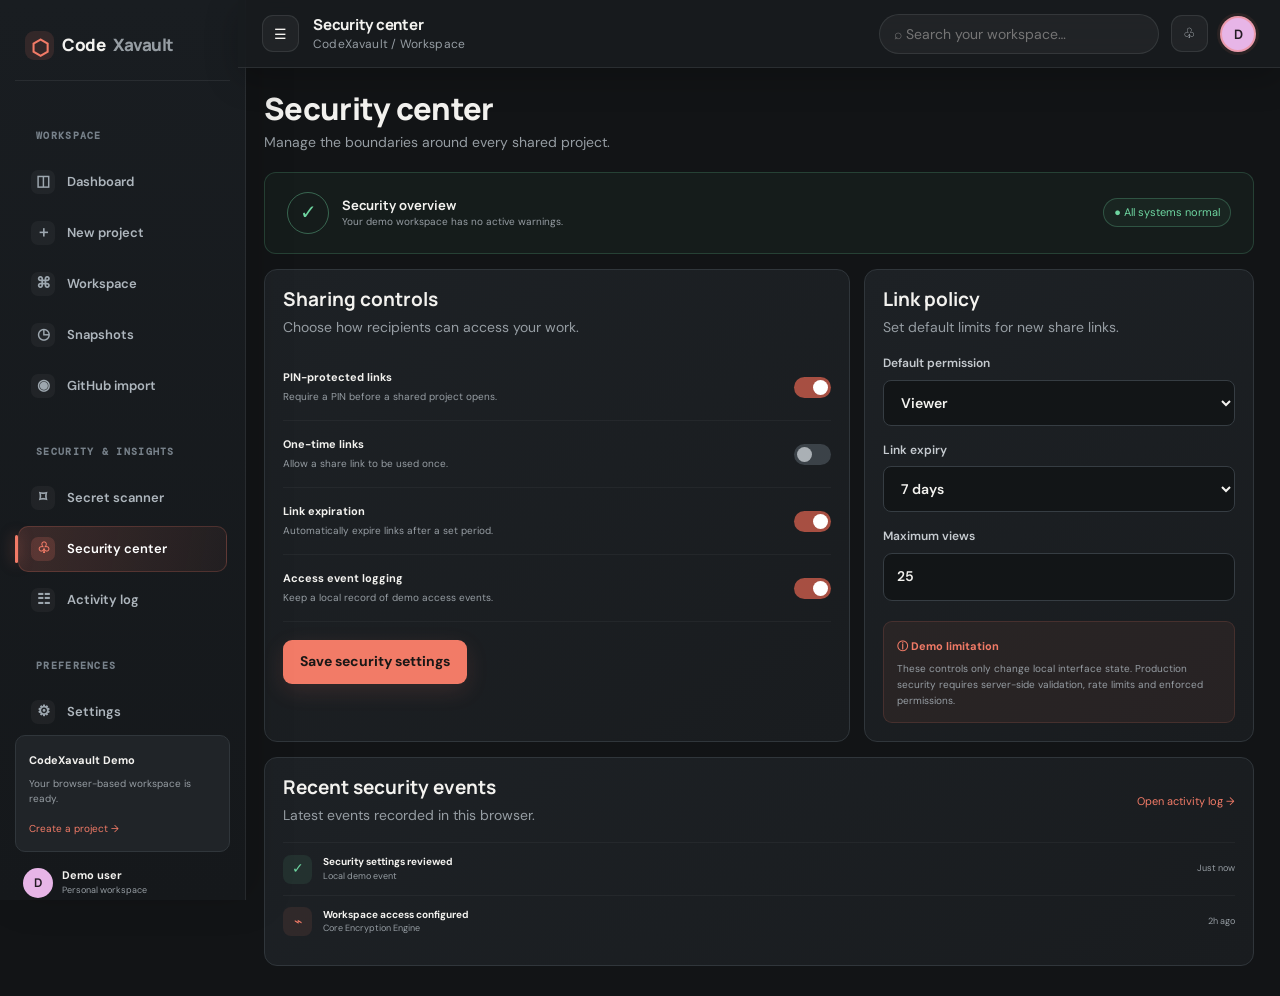
<file: security.html>
<!doctype html><html lang="en"><head><meta charset="utf-8"><meta name="viewport" content="width=device-width,initial-scale=1"><meta name="theme-color" content="#111315"><meta name="description" content="CodeXavault — secure code sharing for teams and individuals"><title>Security center — CodeXavault</title><link rel="icon" href="assets/images/favicon.svg"><link rel="stylesheet" href="assets/css/style.css"><script defer src="assets/js/app.js"></script></head><body class="app-body"><div class="app-page" data-page="security" data-title="Security center" data-description="Manage the boundaries around every shared project."><div class="page-content"><div class="security-summary"><div class="security-score"><span class="score-ring">✓</span><div><b>Security overview</b><small>Your demo workspace has no active warnings.</small></div></div><span class="status-chip success">● All systems normal</span></div><div class="security-page-grid"><section class="panel"><div class="panel-heading"><div><h2>Sharing controls</h2><p>Choose how recipients can access your work.</p></div></div><div class="setting-row"><div><b>PIN-protected links</b><small>Require a PIN before a shared project opens.</small></div><label class="switch"><input type="checkbox" checked data-setting="pin"><span></span></label></div><div class="setting-row"><div><b>One-time links</b><small>Allow a share link to be used once.</small></div><label class="switch"><input type="checkbox" data-setting="oneTime"><span></span></label></div><div class="setting-row"><div><b>Link expiration</b><small>Automatically expire links after a set period.</small></div><label class="switch"><input type="checkbox" checked data-setting="expiry"><span></span></label></div><div class="setting-row"><div><b>Access event logging</b><small>Keep a local record of demo access events.</small></div><label class="switch"><input type="checkbox" checked data-setting="logging"><span></span></label></div><button class="btn btn-primary" data-save-settings>Save security settings</button></section><section class="panel"><div class="panel-heading"><div><h2>Link policy</h2><p>Set default limits for new share links.</p></div></div><label class="field-label">Default permission<select><option>Viewer</option><option>Editor</option></select></label><label class="field-label">Link expiry<select><option>7 days</option><option>24 hours</option><option>30 days</option><option>Never</option></select></label><label class="field-label">Maximum views<input type="number" value="25" min="1" max="500"></label><div class="security-note"><b>ⓘ Demo limitation</b><p>These controls only change local interface state. Production security requires server-side validation, rate limits and enforced permissions.</p></div></section></div><section class="panel security-events"><div class="panel-heading"><div><h2>Recent security events</h2><p>Latest events recorded in this browser.</p></div><a href="activity.html" class="subtle-link">Open activity log →</a></div><div class="event-row"><span class="event-icon green">✓</span><div><b>Security settings reviewed</b><small>Local demo event</small></div><time>Just now</time></div><div class="event-row"><span class="event-icon coral">⌁</span><div><b>Workspace access configured</b><small>Core Encryption Engine</small></div><time>2h ago</time></div></section></div></div></body></html>
</file>
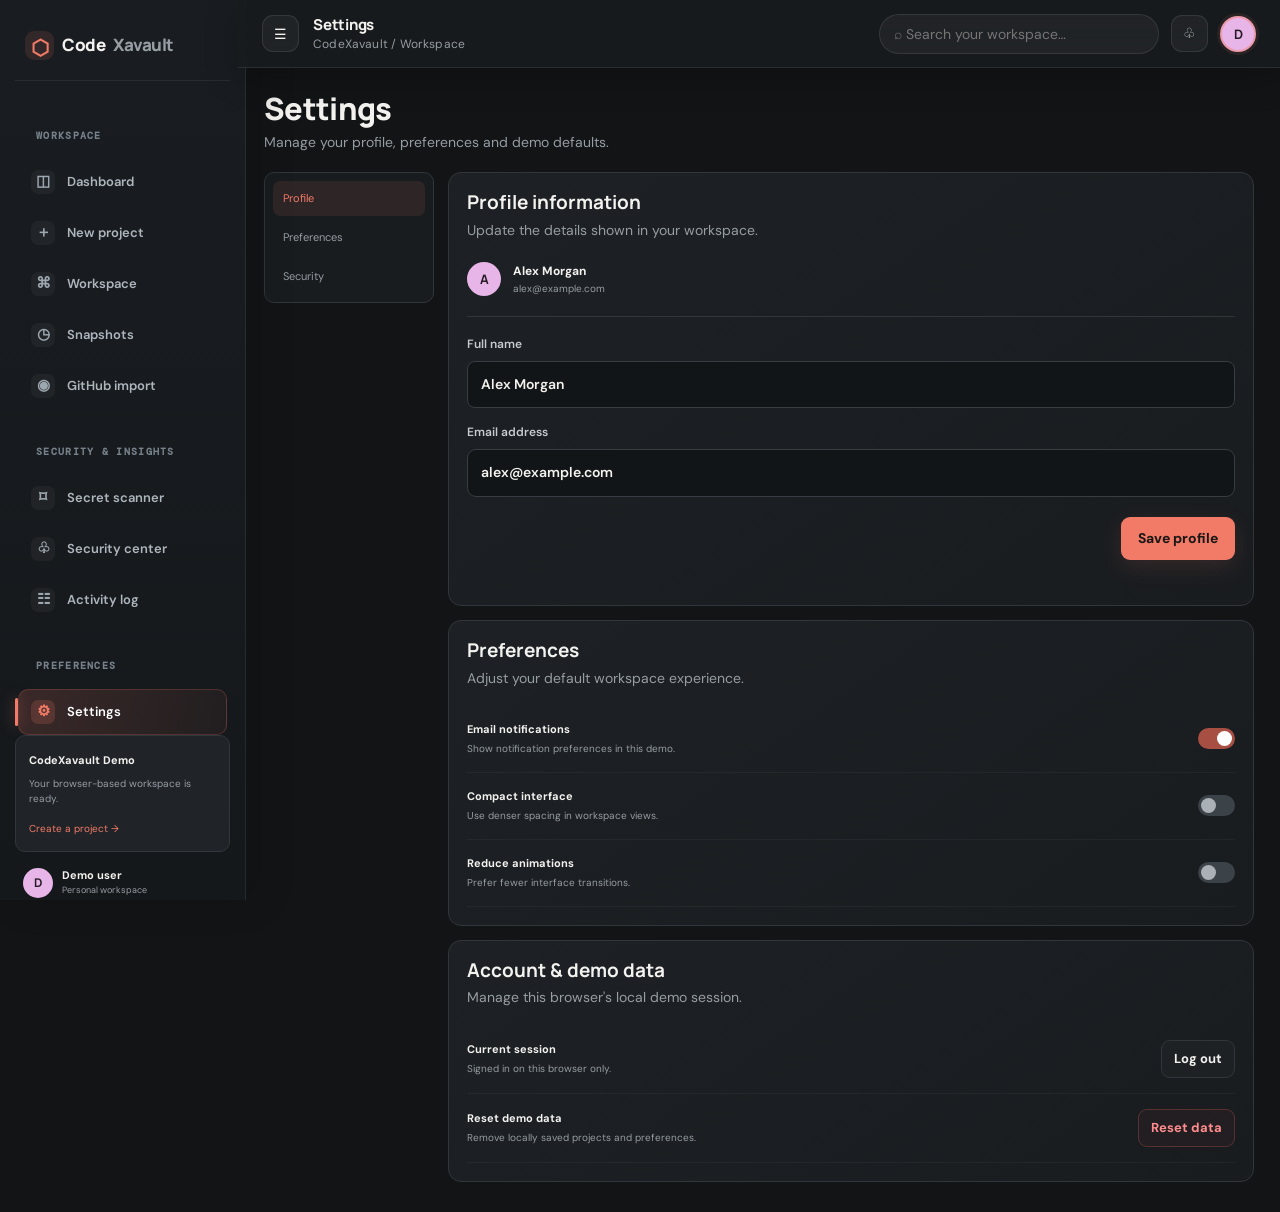
<file: settings.html>
<!doctype html><html lang="en"><head><meta charset="utf-8"><meta name="viewport" content="width=device-width,initial-scale=1"><meta name="theme-color" content="#111315"><meta name="description" content="CodeXavault — secure code sharing for teams and individuals"><title>Settings — CodeXavault</title><link rel="icon" href="assets/images/favicon.svg"><link rel="stylesheet" href="assets/css/style.css"><script defer src="assets/js/app.js"></script></head><body class="app-body"><div class="app-page" data-page="settings" data-title="Settings" data-description="Manage your profile, preferences and demo defaults."><div class="page-content"><div class="settings-layout"><nav class="settings-nav"><a class="active" href="#profile">Profile</a><a href="#preferences">Preferences</a><a href="#security-settings">Security</a></nav><div class="settings-content"><section class="panel settings-section" id="profile"><div class="panel-heading"><div><h2>Profile information</h2><p>Update the details shown in your workspace.</p></div></div><div class="profile-row"><div class="profile-avatar" id="profileInitial">A</div><div><b id="profileName">Alex Morgan</b><small id="profileEmail">alex@example.com</small></div></div><form id="settingsForm" class="stack-form"><label>Full name<input name="name" id="settingsName" value="Alex Morgan"></label><label>Email address<input name="email" id="settingsEmail" type="email" value="alex@example.com"></label><div class="form-actions"><button class="btn btn-primary" type="submit">Save profile</button></div><p class="form-message" id="settingsMessage"></p></form></section><section class="panel settings-section" id="preferences"><div class="panel-heading"><div><h2>Preferences</h2><p>Adjust your default workspace experience.</p></div></div><div class="setting-row"><div><b>Email notifications</b><small>Show notification preferences in this demo.</small></div><label class="switch"><input type="checkbox" checked data-pref="notifications"><span></span></label></div><div class="setting-row"><div><b>Compact interface</b><small>Use denser spacing in workspace views.</small></div><label class="switch"><input type="checkbox" data-pref="compact"><span></span></label></div><div class="setting-row"><div><b>Reduce animations</b><small>Prefer fewer interface transitions.</small></div><label class="switch"><input type="checkbox" data-pref="reducedMotion"><span></span></label></div></section><section class="panel settings-section" id="security-settings"><div class="panel-heading"><div><h2>Account & demo data</h2><p>Manage this browser's local demo session.</p></div></div><div class="setting-row"><div><b>Current session</b><small>Signed in on this browser only.</small></div><button class="btn btn-outline btn-sm" data-logout>Log out</button></div><div class="setting-row"><div><b>Reset demo data</b><small>Remove locally saved projects and preferences.</small></div><button class="btn btn-danger-outline btn-sm" data-reset>Reset data</button></div></section></div></div></div></div></body></html>
</file>
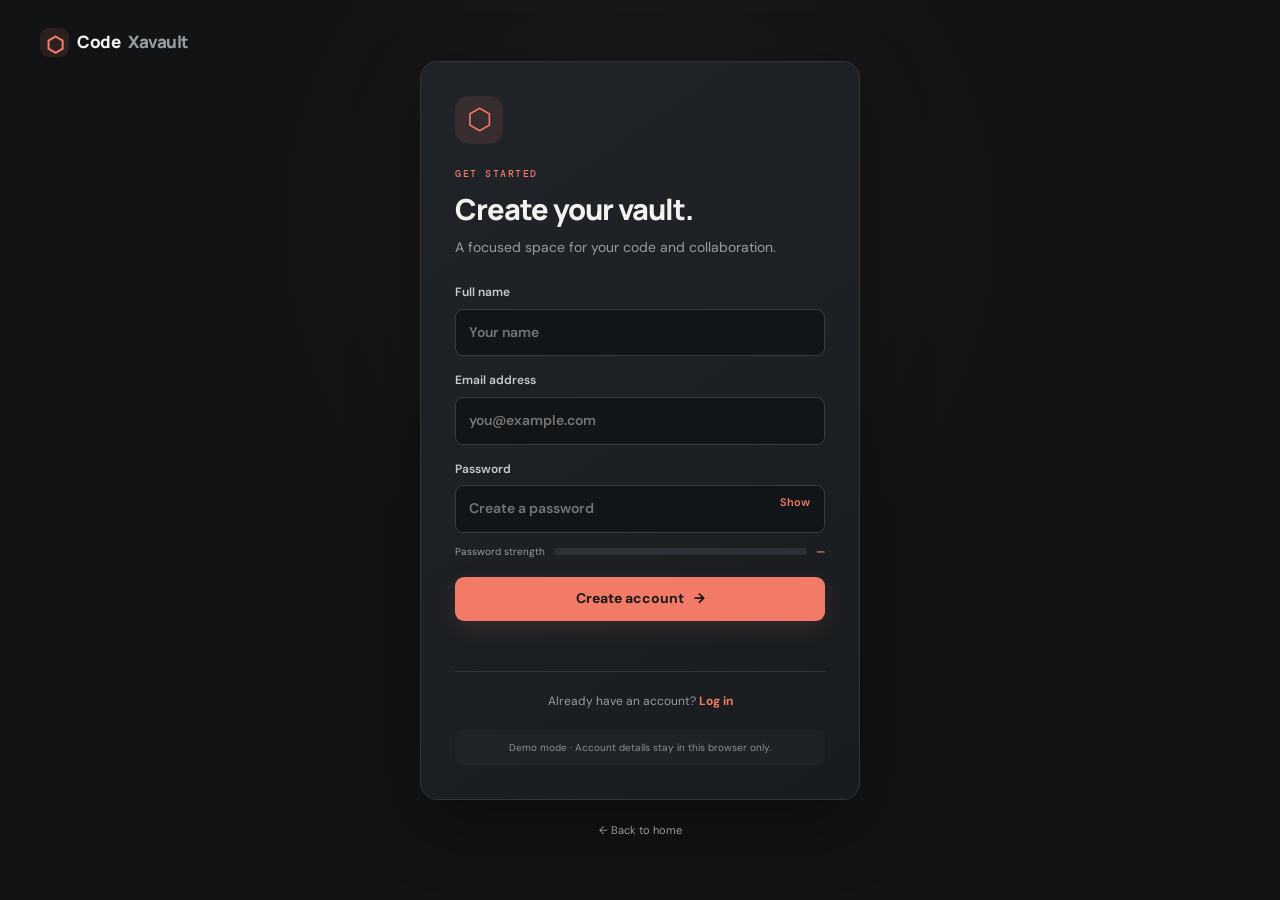
<file: signup.html>
<!doctype html><html lang="en"><head><meta charset="utf-8"><meta name="viewport" content="width=device-width,initial-scale=1"><meta name="theme-color" content="#111315"><meta name="description" content="CodeXavault — secure code sharing for teams and individuals"><title>Create account — CodeXavault</title><link rel="icon" href="assets/images/favicon.svg"><link rel="stylesheet" href="assets/css/style.css"><script defer src="assets/js/app.js"></script></head><body class="auth-body"><main class="auth-page"><a class="brand auth-brand" href="index.html"><span class="brand-mark">⬡</span>Code<span>Xavault</span></a><section class="auth-card"><div class="auth-symbol">⬡</div><div class="eyebrow">GET STARTED</div><h1>Create your vault.</h1><p class="muted">A focused space for your code and collaboration.</p><form id="signupForm"><label>Full name<input name="name" type="text" placeholder="Your name" required autocomplete="name"></label><label>Email address<input name="email" type="email" placeholder="you@example.com" required autocomplete="email"></label><label>Password<div class="password-wrap"><input id="signupPassword" name="password" type="password" placeholder="Create a password" required minlength="4" autocomplete="new-password"><button type="button" class="password-toggle" data-toggle-password>Show</button></div></label><div class="strength-row"><span>Password strength</span><div class="strength-track"><i id="strengthBar"></i></div><b id="strengthLabel">—</b></div><button class="btn btn-primary btn-full" type="submit">Create account <span>→</span></button><p class="form-message" id="formMessage" aria-live="polite"></p></form><div class="auth-bottom">Already have an account? <a href="login.html">Log in</a></div><div class="demo-note">Demo mode · Account details stay in this browser only.</div></section><a class="back-home" href="index.html">← Back to home</a></main></body></html>
</file>
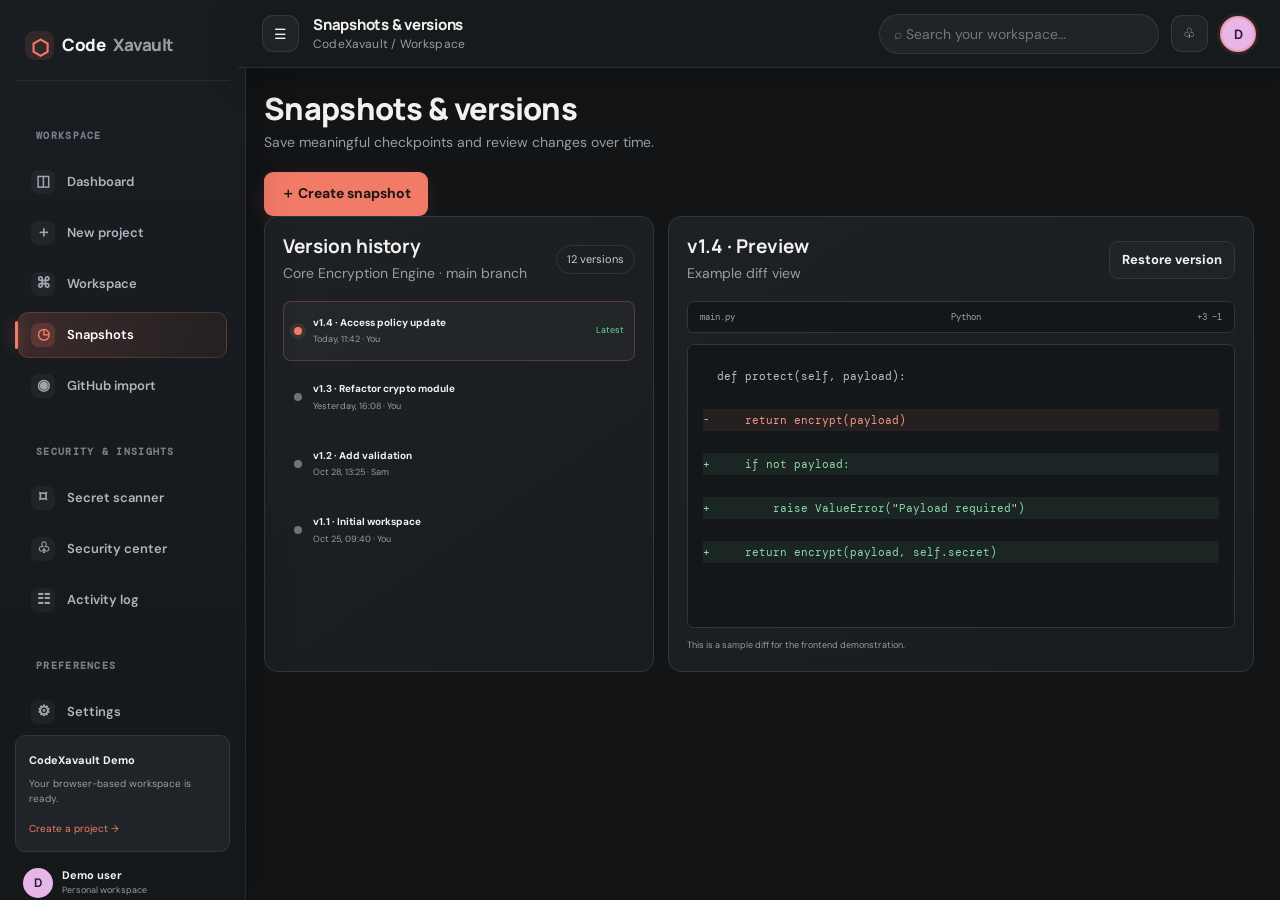
<file: snapshots.html>
<!doctype html><html lang="en"><head><meta charset="utf-8"><meta name="viewport" content="width=device-width,initial-scale=1"><meta name="theme-color" content="#111315"><meta name="description" content="CodeXavault — secure code sharing for teams and individuals"><title>Snapshots & versions — CodeXavault</title><link rel="icon" href="assets/images/favicon.svg"><link rel="stylesheet" href="assets/css/style.css"><script defer src="assets/js/app.js"></script></head><body class="app-body"><div class="app-page" data-page="snapshots" data-title="Snapshots & versions" data-description="Save meaningful checkpoints and review changes over time."><div class="page-content"><div class="page-actions"><button class="btn btn-primary" data-create-snapshot>＋ Create snapshot</button></div><div class="snapshot-layout"><section class="panel"><div class="panel-heading"><div><h2>Version history</h2><p>Core Encryption Engine · main branch</p></div><span class="status-chip">12 versions</span></div><div class="version-list" id="versionList"><button class="version-item active" data-version="v1.4"><span class="version-dot"></span><span><b>v1.4 · Access policy update</b><small>Today, 11:42 · You</small></span><em>Latest</em></button><button class="version-item" data-version="v1.3"><span class="version-dot"></span><span><b>v1.3 · Refactor crypto module</b><small>Yesterday, 16:08 · You</small></span></button><button class="version-item" data-version="v1.2"><span class="version-dot"></span><span><b>v1.2 · Add validation</b><small>Oct 28, 13:25 · Sam</small></span></button><button class="version-item" data-version="v1.1"><span class="version-dot"></span><span><b>v1.1 · Initial workspace</b><small>Oct 25, 09:40 · You</small></span></button></div></section><section class="panel diff-panel"><div class="panel-heading"><div><h2 id="diffTitle">v1.4 · Preview</h2><p>Example diff view</p></div><button class="btn btn-outline btn-sm" data-restore>Restore version</button></div><div class="diff-toolbar"><span>main.py</span><span>Python</span><span>+3 −1</span></div><pre class="diff-code"><span class="diff-context">  def protect(self, payload):</span>
<span class="diff-remove">-     return encrypt(payload)</span>
<span class="diff-add">+     if not payload:</span>
<span class="diff-add">+         raise ValueError("Payload required")</span>
<span class="diff-add">+     return encrypt(payload, self.secret)</span>
<span class="diff-context">  </span></pre><div class="diff-note">This is a sample diff for the frontend demonstration.</div></section></div></div></div></body></html>
</file>
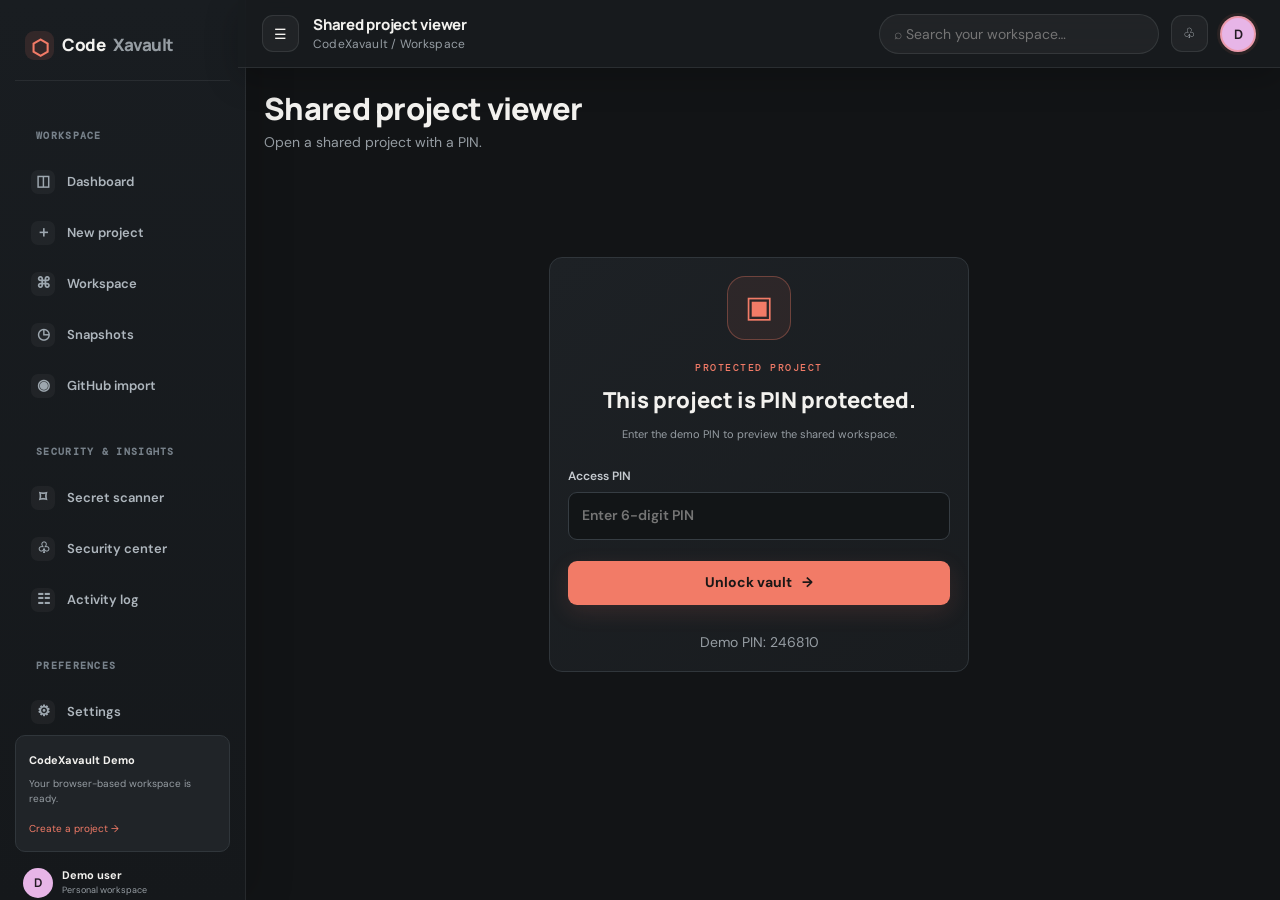
<file: viewer.html>
<!doctype html><html lang="en"><head><meta charset="utf-8"><meta name="viewport" content="width=device-width,initial-scale=1"><meta name="theme-color" content="#111315"><meta name="description" content="CodeXavault — secure code sharing for teams and individuals"><title>Shared project viewer — CodeXavault</title><link rel="icon" href="assets/images/favicon.svg"><link rel="stylesheet" href="assets/css/style.css"><script defer src="assets/js/app.js"></script></head><body class="app-body"><div class="app-page" data-page="viewer" data-title="Shared project viewer" data-description="Open a shared project with a PIN."><div class="page-content"><div class="viewer-stage"><section class="viewer-lock panel" id="viewerGate"><div class="viewer-lock-icon">▣</div><div class="eyebrow">PROTECTED PROJECT</div><h2>This project is PIN protected.</h2><p>Enter the demo PIN to preview the shared workspace.</p><form id="viewerForm"><label>Access PIN<input type="password" name="pin" placeholder="Enter 6-digit PIN" inputmode="numeric" maxlength="6" required></label><button class="btn btn-primary btn-full" type="submit">Unlock vault <span>→</span></button><p class="form-message" id="viewerMessage"></p></form><small class="muted">Demo PIN: 246810</small></section><section class="viewer-open panel hidden" id="viewerContent"><div class="viewer-open-head"><div><span class="status-chip success">● Unlocked demo</span><h2>Core Encryption Engine</h2><p>Shared by Alex Morgan · Viewer access</p></div><a class="btn btn-outline btn-sm" href="index.html">Close viewer</a></div><div class="viewer-file"><aside><b>FILES</b><p>▤ main.py</p><p>▤ crypto.py</p><p>▤ README.md</p></aside><pre>from crypto import encrypt

class Vault:
    def protect(self, payload):
        return encrypt(payload)

vault = Vault()</pre></div><div class="viewer-tools"><label class="check-label"><input type="checkbox" checked> Wrap lines</label><button class="btn btn-outline btn-sm" data-copy-code>Copy code</button></div></section></div></div></div></body></html>
</file>
<file: assets/css/style.css>
@import url('https://fonts.googleapis.com/css2?family=DM+Mono:wght@400;500&family=DM+Sans:wght@400;500;600;700&family=Manrope:wght@400;500;600;700;800&display=swap');
:root{--bg:#111315;--surface:#191c1f;--surface2:#202428;--surface3:#282d32;--line:#30363b;--text:#f3f2ef;--muted:#969da3;--muted2:#6e777f;--accent:#f27b67;--accent2:#ff927d;--green:#6ed5a0;--blue:#82a9ff;--purple:#b69aff;--radius:16px;--shadow:0 24px 70px #0005}*{box-sizing:border-box}html{scroll-behavior:smooth}body{margin:0;background:var(--bg);color:var(--text);font-family:'DM Sans',sans-serif;font-size:14px;line-height:1.55}a{color:inherit;text-decoration:none}button,input,select,textarea{font:inherit}button{cursor:pointer}::selection{background:#f27b6755}.wrap{width:min(1180px,calc(100% - 56px));margin:auto}.brand{display:inline-flex;align-items:center;gap:8px;font-family:Manrope,sans-serif;font-weight:800;font-size:17px;letter-spacing:-.5px}.brand>span:last-child{color:var(--muted)}.brand-mark{display:grid;place-items:center;width:29px;height:29px;border-radius:9px;background:#f27b6720;color:var(--accent);font-size:21px}.btn{display:inline-flex;align-items:center;justify-content:center;gap:10px;padding:10px 16px;border:1px solid transparent;border-radius:9px;font-weight:700;font-size:13px;transition:.22s ease;white-space:nowrap}.btn:hover{transform:translateY(-2px)}.btn-primary{background:var(--accent);color:#1a1716;box-shadow:0 7px 22px #f27b6722}.btn-primary:hover{background:var(--accent2);box-shadow:0 9px 28px #f27b6740}.btn-outline{border-color:var(--line);background:#ffffff05;color:var(--text)}.btn-outline:hover,.btn-quiet:hover{border-color:#646d74;background:#ffffff0b}.btn-quiet{background:transparent;color:#c5c9cc}.btn-danger-outline{border-color:#a94e4e66;color:#ff8d8d;background:#ff55550a}.btn-lg{padding:13px 20px;font-size:14px}.btn-sm{padding:7px 11px;font-size:12px}.btn-full{width:100%}.icon-btn{border:1px solid var(--line);background:var(--surface2);color:var(--text);border-radius:9px;padding:8px 11px}.eyebrow{color:var(--accent);font-family:'DM Mono',monospace;font-size:10px;letter-spacing:1.5px;font-weight:500}.muted{color:var(--muted)}.text-green{color:var(--green)!important}.text-coral{color:var(--accent)!important}.status-dot{display:inline-block;width:7px;height:7px;border-radius:50%;background:var(--green);box-shadow:0 0 12px #6ed5a077}.status-chip{display:inline-flex;align-items:center;gap:6px;border:1px solid var(--line);border-radius:999px;padding:5px 10px;color:#c7ccd0;font-size:11px}.status-chip.success{border-color:#6ed5a044;background:#6ed5a00d;color:var(--green)}
/* landing */.site-header{height:76px;width:min(1280px,calc(100% - 56px));margin:auto;display:flex;align-items:center;justify-content:space-between;border-bottom:1px solid #ffffff0b}.desktop-nav{display:flex;gap:27px;color:#aab0b5;font-size:12px}.desktop-nav a:hover,.site-footer a:hover{color:var(--text)}.header-actions{display:flex;gap:9px}.mobile-menu{display:none}.hero{display:grid;grid-template-columns:1fr 1.08fr;align-items:center;gap:60px;padding-top:80px;padding-bottom:100px;min-height:610px}.hero h1{font:800 clamp(44px,5vw,68px)/1.08 Manrope,sans-serif;letter-spacing:-3.5px;margin:20px 0}.hero h1 span,.section h2 span,.center-heading h2 span,.cta-panel h2 span{color:var(--accent)}.hero-lede{max-width:470px;color:#a7adb2;font-size:15px;line-height:1.8}.hero-actions{display:flex;gap:12px;margin-top:28px}.trust-line{margin-top:24px;color:#8c949a;font-size:11px}.trust-line span{color:var(--green)}.trust-line b{padding:0 9px;color:#51585e}.hero-visual{position:relative;padding:26px 0}.visual-glow{position:absolute;inset:10% 4%;background:#f27b6714;filter:blur(75px);border-radius:50%}.editor-window{position:relative;border:1px solid #454c52;border-radius:15px;background:#1b1f23;box-shadow:0 35px 90px #0009;overflow:hidden;transform:perspective(1000px) rotateY(-5deg) rotateX(2deg);animation:float 7s ease-in-out infinite}.window-top,.window-bottom{height:43px;padding:0 15px;display:flex;align-items:center;justify-content:space-between;color:#889198;font:10px 'DM Mono',monospace;background:#23282d}.window-dots{display:flex;gap:6px}.window-dots i{width:8px;height:8px;border-radius:50%;background:#555e66}.window-dots i:first-child{background:var(--accent)}.window-top label{color:var(--green)}.window-top label i{display:inline-block;width:6px;height:6px;border-radius:50%;background:var(--green)}.editor-content{display:grid;grid-template-columns:125px 1fr;min-height:300px}.file-tree{padding:18px 13px;border-right:1px solid #30363b;color:#89929a;font:10px 'DM Mono',monospace}.file-tree small{color:#59636b;letter-spacing:1px}.file-tree p{margin:13px 0}.file-tree .indent{padding-left:12px;color:#b2bac0}.code-area{padding:0 17px 20px}.code-tabs{height:38px;display:flex;gap:18px;border-bottom:1px solid #30363b;color:#747e86;font:10px 'DM Mono',monospace}.code-tabs span{padding-top:12px}.code-tabs .active{color:#f0f0ed;border-bottom:2px solid var(--accent)}.code-area pre{font:12px/2 'DM Mono',monospace;color:#d4d8d7;white-space:pre-wrap}.code-purple{color:#c19cff}.code-green{color:#8bd6a5}.code-orange{color:#f5a078}.window-bottom{height:34px;font-size:9px}.window-bottom b{color:var(--green);font-weight:400}.float-card{position:absolute;z-index:2;display:flex;align-items:center;gap:10px;padding:12px 14px;background:#252a2f;border:1px solid #444c53;border-radius:11px;box-shadow:var(--shadow);animation:float 6s ease-in-out infinite}.float-card b,.float-card small{display:block}.float-card b{font-size:11px}.float-card small{font-size:9px;color:var(--muted)}.mini-icon{display:grid;place-items:center;width:28px;height:28px;background:#f27b671a;color:var(--accent);border-radius:8px;font-size:18px}.float-share{right:-18px;top:13%}.float-snapshot{left:-25px;bottom:8%;animation-delay:-2s}.section{padding:82px 0}.section-heading{display:flex;justify-content:space-between;align-items:end;margin-bottom:32px}.section h2,.center-heading h2{font:750 clamp(30px,3.5vw,43px)/1.2 Manrope,sans-serif;letter-spacing:-1.5px;margin:13px 0}.section-heading>p{max-width:360px;color:var(--muted);line-height:1.8;margin:0 0 8px}.feature-grid{display:grid;grid-template-columns:repeat(3,1fr);gap:13px}.feature-card{position:relative;min-height:190px;padding:23px;background:linear-gradient(145deg,#202428,#191c1f);border:1px solid var(--line);border-radius:13px;transition:.25s}.feature-card:hover,.security-card:hover,.step-card:hover{transform:translateY(-4px);border-color:#f27b6766;box-shadow:0 15px 35px #0003}.feature-icon{display:grid;place-items:center;width:42px;height:42px;border-radius:11px;background:#f27b6716;color:var(--accent);font-size:22px}.github-icon{color:#f3f2ef;background:#ffffff12}.feature-card h3,.security-card h3,.step-card h3{font:700 15px Manrope;margin:18px 0 6px}.feature-card p,.security-card p,.step-card p{color:var(--muted);font-size:12px;line-height:1.7;margin:0;max-width:280px}.card-arrow{position:absolute;right:20px;top:20px;color:#69727a}.security-section{background:linear-gradient(180deg,#171a1d,#141719);border-block:1px solid #ffffff0a}.center-heading{text-align:center;margin:0 auto 36px}.center-heading>p{color:var(--muted);margin:0}.security-grid{display:grid;grid-template-columns:repeat(2,1fr);gap:14px}.security-card{display:flex;align-items:center;gap:20px;padding:22px;border:1px solid var(--line);border-radius:13px;background:#202428;transition:.25s}.security-art{flex:0 0 66px;height:66px;display:grid;place-items:center;border-radius:13px;background:#2b3035;color:#b2bac0;font-size:31px}.security-art span{color:var(--accent);margin-left:-14px}.accent-card{border-color:#f27b6745}.run-art{color:var(--green)}.security-card h3{margin:0 0 5px}.steps-grid{display:grid;grid-template-columns:repeat(3,1fr);gap:14px}.step-card{position:relative;min-height:240px;padding:23px;border:1px solid var(--line);border-radius:13px;background:var(--surface);transition:.25s}.step-number{font:11px 'DM Mono';color:var(--accent)}.step-illustration{margin:23px 0 13px;font-size:30px;color:#e9a094}.step-card h3{margin:0 0 7px}.audience-grid{display:grid;grid-template-columns:repeat(4,1fr);gap:13px}.audience-grid article{text-align:center;padding:24px 15px;border:1px solid var(--line);border-radius:13px;background:var(--surface)}.avatar{width:58px;height:58px;display:grid;place-items:center;margin:auto;border-radius:50%;font:800 22px Manrope;color:#191c1f}.avatar-one{background:#e7b5e7}.avatar-two{background:#92d1b3}.avatar-three{background:#efa98f}.avatar-four{background:#9bb9e9}.audience-grid h3{font:700 14px Manrope;margin:12px 0 4px}.audience-grid p{font-size:11px;color:var(--muted);margin:0}.faq-list{max-width:790px;margin:auto}.faq-list details{border-bottom:1px solid var(--line);padding:17px 3px}.faq-list summary{cursor:pointer;list-style:none;font-weight:600}.faq-list summary:after{content:'＋';float:right;color:var(--accent)}.faq-list details[open] summary:after{content:'−'}.faq-list details p{color:var(--muted);font-size:13px;max-width:690px}.cta-wrap{padding-bottom:70px}.cta-panel{position:relative;overflow:hidden;display:flex;align-items:center;justify-content:space-between;padding:42px 50px;border:1px solid #f27b6740;border-radius:18px;background:linear-gradient(110deg,#25292d,#1b1e21)}.cta-panel h2{font:800 34px/1.15 Manrope;letter-spacing:-1px;margin:10px 0}.cta-panel p{color:var(--muted);margin-bottom:0}.cta-orbit{position:absolute;right:23%;font-size:130px;color:#f27b6710;pointer-events:none}.site-footer{min-height:85px;border-top:1px solid var(--line);display:flex;align-items:center;justify-content:space-between;color:var(--muted);font-size:11px}.site-footer div{display:flex;gap:20px}
/* auth */.auth-page{min-height:100vh;display:flex;flex-direction:column;align-items:center;justify-content:center;padding:35px 18px;background:radial-gradient(ellipse at 50% 25%,#f27b6712,transparent 42%),var(--bg)}.auth-brand{position:absolute;top:28px;left:40px}.auth-card{width:min(440px,100%);padding:34px;border:1px solid var(--line);border-radius:17px;background:linear-gradient(145deg,#202428,#191c1f);box-shadow:var(--shadow)}.auth-symbol{display:grid;place-items:center;width:48px;height:48px;border-radius:14px;background:#f27b671c;color:var(--accent);font-size:29px;margin-bottom:22px}.auth-card h1{font:800 29px Manrope;letter-spacing:-1px;margin:8px 0}.auth-card>.muted{margin:0 0 24px}.auth-card form label,.stack-form>label,.form-two label,.field-label,.viewer-lock label{display:block;color:#c6cbd0;font-size:12px;font-weight:600;margin-bottom:15px}.auth-card input:not([type=checkbox]),.stack-form input,.stack-form select,.stack-form textarea,.field-label input,.field-label select,.viewer-lock input{width:100%;margin-top:7px;padding:12px 13px;border:1px solid #363d43;border-radius:8px;background:#121517;color:var(--text);outline:none}.auth-card input:focus,.stack-form input:focus,.stack-form textarea:focus,.stack-form select:focus,.search-input:focus{border-color:#f27b6799;box-shadow:0 0 0 3px #f27b6712}.password-wrap{position:relative}.password-wrap input{padding-right:60px!important}.password-toggle{position:absolute;right:9px;top:15px;border:0;background:none;color:var(--accent);font-size:11px}.form-row{display:flex;justify-content:space-between;align-items:center;margin:3px 0 18px}.check-label{display:flex!important;align-items:center;gap:7px;margin:0!important;color:var(--muted)!important;font-weight:400!important}.check-label input{accent-color:var(--accent)}.text-button{border:0;background:none;color:var(--accent);font-size:11px}.auth-bottom{text-align:center;border-top:1px solid var(--line);margin-top:23px;padding-top:20px;color:var(--muted);font-size:12px}.auth-bottom a{color:var(--accent);font-weight:700}.demo-note{margin-top:19px;padding:10px;border-radius:8px;background:#ffffff06;color:#899198;text-align:center;font-size:10px}.form-message{min-height:17px;margin:10px 0 0;color:var(--green);font-size:12px}.strength-row{display:flex;align-items:center;gap:9px;margin:-4px 0 18px;color:var(--muted);font-size:10px}.strength-track{height:4px;flex:1;background:#343a3f;border-radius:9px;overflow:hidden}.strength-track i{display:block;width:0;height:100%;background:var(--accent);transition:.2s}.strength-row b{font-size:10px;color:var(--accent)}.back-home{margin-top:22px;color:var(--muted);font-size:11px}
/* app shell */.app-body{background:#121416}.app-shell{min-height:100vh;display:grid;grid-template-columns:238px 1fr}.sidebar{position:fixed;inset:0 auto 0 0;width:238px;padding:23px 15px;background:#171a1d;border-right:1px solid var(--line);display:flex;flex-direction:column;z-index:20}.sidebar .brand{padding:0 10px 26px}.nav-label{padding:14px 11px 8px;color:#677078;font:10px 'DM Mono';letter-spacing:1px}.side-nav{display:grid;gap:4px}.side-nav a{display:flex;align-items:center;gap:12px;padding:10px 12px;border-radius:8px;color:#9ba3a9;font-size:12px;transition:.2s}.side-nav a span{width:18px;text-align:center;font-size:16px}.side-nav a:hover{background:#ffffff08;color:var(--text)}.side-nav a.active{background:#f27b6718;color:#ff9b88;border:1px solid #f27b6729}.sidebar-bottom{margin-top:auto}.plan-card{padding:13px;border:1px solid var(--line);border-radius:10px;background:#202428}.plan-card b{font-size:11px}.plan-card p{font-size:10px;color:var(--muted);margin:5px 0 10px}.plan-card a{font-size:10px;color:var(--accent)}.user-mini{display:flex;align-items:center;gap:9px;padding:15px 8px 0}.user-mini .profile-avatar{width:30px;height:30px;font-size:12px}.user-mini b,.user-mini small{display:block}.user-mini b{font-size:11px}.user-mini small{font-size:9px;color:var(--muted)}.app-main{grid-column:2;min-width:0}.topbar{height:70px;position:sticky;top:0;z-index:10;display:flex;align-items:center;justify-content:space-between;padding:0 34px;background:#15181bdc;backdrop-filter:blur(16px);border-bottom:1px solid var(--line)}.topbar-left{display:flex;align-items:center;gap:18px}.topbar-title{font:700 14px Manrope}.topbar-sub{font-size:10px;color:var(--muted)}.topbar-right{display:flex;align-items:center;gap:12px}.global-search{width:220px;padding:8px 11px;border:1px solid var(--line);border-radius:8px;background:#202428;color:var(--text);font-size:11px}.top-icon{width:32px;height:32px;border:1px solid var(--line);border-radius:9px;background:#202428;color:#abb2b7}.profile-avatar{display:grid;place-items:center;width:34px;height:34px;border-radius:50%;background:#e7b5e7;color:#241b24;font:700 13px Manrope}.app-content{max-width:1440px;padding:31px 34px 55px;margin:auto}.page-heading{display:flex;align-items:flex-end;justify-content:space-between;margin-bottom:25px}.page-heading h1{font:800 27px Manrope;letter-spacing:-.8px;margin:0 0 5px}.page-heading p{color:var(--muted);margin:0;font-size:12px}.page-actions{display:flex;gap:8px}.panel{border:1px solid var(--line);border-radius:13px;background:linear-gradient(145deg,#1d2125,#191c1f);padding:20px;min-width:0}.panel-heading{display:flex;align-items:center;justify-content:space-between;gap:15px;margin-bottom:18px}.panel-heading h2{font:700 14px Manrope;margin:0 0 4px}.panel-heading p{color:var(--muted);font-size:11px;margin:0}.panel-tools{display:flex;gap:8px}.search-input,.panel-tools select,.panel-heading select{border:1px solid var(--line);border-radius:8px;background:#131619;color:var(--text);padding:8px 10px;font-size:11px;outline:none}.subtle-link{color:var(--accent);font-size:11px}.stats-grid{display:grid;grid-template-columns:repeat(4,1fr);gap:12px;margin-bottom:18px}.stats-grid.three-stats{grid-template-columns:repeat(3,1fr)}.stat-card{padding:17px;border:1px solid var(--line);border-radius:12px;background:linear-gradient(145deg,#202428,#1a1d20)}.stat-card>span,.stat-card small{display:block;color:var(--muted);font-size:10px}.stat-card>b{display:block;font:800 27px Manrope;margin:9px 0 3px}.stat-card small{font-size:10px}.trend-up{color:var(--green);font-style:normal}.stat-good{color:var(--green)!important;font-size:21px!important}.project-grid{display:grid;grid-template-columns:repeat(3,1fr);gap:12px}.project-card{padding:17px;border:1px solid var(--line);border-radius:11px;background:#22272b;transition:.2s}.project-card:hover{border-color:#f27b6755;transform:translateY(-2px)}.project-top{display:flex;justify-content:space-between}.language-badge{display:grid;place-items:center;width:29px;height:29px;border-radius:8px;font:700 10px 'DM Mono'}.py{background:#f4cf5b20;color:#f4cf5b}.js{background:#e9d45b20;color:#e9d45b}.html{background:#f27b6720;color:var(--accent)}.project-menu{color:#77818a}.project-card h3{font:700 13px Manrope;margin:15px 0 5px}.project-card>p{min-height:34px;color:var(--muted);font-size:10px;margin:0}.project-meta{display:flex;justify-content:space-between;align-items:center;padding:13px 0;border-bottom:1px solid var(--line);color:#8b949b;font-size:9px}.access-pill{padding:3px 7px;border-radius:20px;background:#ffffff0b;color:#c5cbd0}.project-bottom{display:flex;justify-content:space-between;padding-top:12px;font-size:10px;color:var(--accent)}.project-add{display:grid;place-items:center;border-style:dashed;background:#ffffff03}.project-add a{display:grid;justify-items:center;color:var(--muted)}.project-add a>span{font-size:28px;color:var(--accent)}.project-add b{font-size:12px;color:var(--text)}.project-add small{font-size:10px}.dashboard-lower{display:grid;grid-template-columns:1.1fr .9fr;gap:14px;margin-top:15px}.chart-wrap{padding:5px 5px 0}.bar-chart{height:155px;display:flex;align-items:end;gap:10px;padding:0 7px;border-bottom:1px solid var(--line)}.bar-chart i{flex:1;border-radius:5px 5px 0 0;background:linear-gradient(180deg,#ff927d,#c95f50);opacity:.9;transition:height .4s}.chart-labels{display:flex;justify-content:space-between;padding:9px 5px;color:var(--muted2);font:9px 'DM Mono'}.activity-list{display:grid}.activity-item{display:flex;align-items:center;gap:10px;padding:12px 0;border-bottom:1px solid #ffffff0a}.activity-item:last-child{border:0}.activity-avatar{display:grid;place-items:center;width:30px;height:30px;border-radius:9px;font-size:11px}.activity-avatar.coral{background:#f27b6720;color:var(--accent)}.activity-avatar.purple{background:#b69aff20;color:var(--purple)}.activity-avatar.green{background:#6ed5a020;color:var(--green)}.activity-item b,.activity-item small{display:block}.activity-item b{font-size:10px}.activity-item small{font-size:9px;color:var(--muted)}.activity-item time{margin-left:auto;color:var(--muted2);font-size:9px}.wizard-layout{display:grid;grid-template-columns:minmax(0,1.5fr) minmax(250px,.7fr);gap:15px;align-items:start}.wizard-panel{padding:24px}.wizard-steps{display:flex;align-items:center;gap:12px;padding-bottom:20px;border-bottom:1px solid var(--line);margin-bottom:23px}.wizard-step{color:var(--muted);font-size:11px}.wizard-step b{display:inline-grid;place-items:center;width:26px;height:26px;margin-right:6px;border-radius:50%;background:#ffffff0c;color:var(--muted)}.wizard-step.active{color:var(--text)}.wizard-step.active b{background:var(--accent);color:#1b1716}.wizard-line{height:1px;flex:1;background:var(--line)}.form-section-title h2{font:700 15px Manrope;margin:0}.form-section-title p{font-size:11px;color:var(--muted);margin:4px 0 16px}.form-two{display:grid;grid-template-columns:1fr 1fr;gap:12px}.stack-form textarea{resize:vertical}.spaced{margin-top:26px}.setting-row{display:flex;align-items:center;justify-content:space-between;gap:15px;padding:15px 0;border-bottom:1px solid #ffffff0a}.setting-row b,.setting-row small{display:block}.setting-row b{font-size:11px}.setting-row small{font-size:10px;color:var(--muted);margin-top:3px}.switch{position:relative;display:inline-flex;flex-shrink:0}.switch input{position:absolute;opacity:0}.switch span{width:37px;height:21px;border-radius:20px;background:#3b4248;transition:.2s}.switch span:after{content:'';display:block;width:15px;height:15px;margin:3px;border-radius:50%;background:#aab0b5;transition:.2s}.switch input:checked+span{background:#a74f42}.switch input:checked+span:after{transform:translateX(16px);background:#fff}.form-actions{display:flex;justify-content:flex-end;gap:9px;margin-top:20px}.project-preview{text-align:center;position:sticky;top:95px}.project-preview .eyebrow{display:block;text-align:left}.preview-cube{display:grid;place-items:center;width:75px;height:75px;margin:30px auto 15px;border:1px solid #f27b6755;border-radius:20px;background:#f27b6714;color:var(--accent);font-size:44px}.project-preview h3{font:700 15px Manrope;margin:0}.project-preview>p{color:var(--muted);font-size:10px}.preview-line{display:flex;justify-content:space-between;padding:11px 0;border-bottom:1px solid #ffffff0b;font-size:10px}.preview-line span{color:var(--muted)}.preview-foot{padding-top:16px;color:var(--muted2);font-size:9px}.workspace-toolbar{display:flex;justify-content:space-between;align-items:center;margin:-5px 0 14px;color:#bfc5ca;font-size:11px}.workspace-toolbar>div:last-child{display:flex;gap:8px}.crumb{color:var(--muted)}.crumb-sep{padding:0 8px;color:var(--muted2)}.saved-label{margin-left:13px;color:var(--green);font-size:9px}.saved-label i{display:inline-block;width:6px;height:6px;background:var(--green);border-radius:50%}.ide-shell{height:590px;display:grid;grid-template-columns:42px 190px minmax(300px,1fr) 190px;border:1px solid var(--line);border-radius:12px;overflow:hidden;background:#171a1d}.ide-activity{display:flex;flex-direction:column;align-items:center;gap:8px;padding:12px 5px;background:#1d2125;border-right:1px solid var(--line)}.ide-activity button{width:30px;height:31px;border:0;border-radius:6px;background:transparent;color:#89939b}.ide-activity button.active{background:#f27b671b;color:var(--accent)}.ide-explorer{padding:13px 10px;border-right:1px solid var(--line);font:10px 'DM Mono';color:#aab2b8}.ide-pane-title,.inspector-title{display:flex;justify-content:space-between;color:#747f87;font-size:9px;letter-spacing:1px;margin-bottom:18px}.tree-root{font-size:9px;color:#d0d4d7;margin-bottom:10px}.tree-file,.tree-folder{padding:7px 8px;border-radius:5px}.tree-file.active{background:#f27b6719;color:#ff9a86}.tree-file.indent{padding-left:20px}.explorer-bottom{display:flex;justify-content:space-between;border-top:1px solid var(--line);margin-top:260px;padding-top:12px;color:#78828a}.ide-main{display:flex;flex-direction:column;min-width:0}.editor-tabs{height:40px;display:flex;align-items:center;gap:17px;padding:0 14px;border-bottom:1px solid var(--line);color:#7f8991;font:10px 'DM Mono'}.editor-tabs .active{height:100%;display:flex;align-items:center;gap:12px;border-bottom:2px solid var(--accent);color:var(--text)}.editor-tabs i{font-style:normal;color:#818b93}.tab-spacer{flex:1}.collab-indicator{font-size:9px}.collab-indicator i{display:inline-block;width:6px;height:6px;background:var(--green);border-radius:50%}.code-editor{flex:1;display:flex;min-height:0;padding:14px 0;background:#141719}.line-numbers{width:38px;text-align:right;padding-right:12px;color:#505b63;font:11px/1.9 'DM Mono';user-select:none}.code-editor textarea{flex:1;resize:none;border:0;outline:0;background:transparent;color:#a9d4b3;font:11px/1.9 'DM Mono';white-space:pre;overflow:auto}.terminal-panel{height:120px;border-top:1px solid var(--line);background:#121517;color:#c5cbd0;font:10px/1.8 'DM Mono'}.terminal-head{display:flex;justify-content:space-between;padding:7px 12px;border-bottom:1px solid #ffffff0a;color:#7c878f;font-size:9px}.terminal-panel>div:last-child{padding:9px 12px}.terminal-muted{color:#6c767e}.terminal-prompt{color:var(--green)}.ide-inspector{padding:14px 12px;border-left:1px solid var(--line);color:#bdc4c9}.inspector-block{padding:14px 0;border-bottom:1px solid #ffffff0b}.inspector-block small,.inspector-block b{display:block}.inspector-block small{font:9px 'DM Mono';color:#78828a;margin-bottom:6px}.inspector-block b{font-size:10px;margin-bottom:14px}.inspector-block a{display:block;color:var(--accent);font-size:10px;margin:10px 0}.collab-stack{display:flex;margin:8px 0}.collab-stack i{display:grid;place-items:center;width:23px;height:23px;margin-right:-5px;border:2px solid #1c2024;border-radius:50%;background:#e4a7bc;color:#252027;font-style:normal;font-size:8px}.collab-stack i+ i{background:#9ccab4}.demo-disclaimer{color:var(--muted2);font-size:10px}.security-summary{display:flex;justify-content:space-between;align-items:center;padding:19px 22px;border:1px solid #6ed5a033;border-radius:12px;background:#6ed5a00a;margin-bottom:15px}.security-score{display:flex;align-items:center;gap:13px}.score-ring{display:grid;place-items:center;width:42px;height:42px;border:1px solid #6ed5a066;border-radius:50%;color:var(--green);font-size:20px}.security-score b,.security-score small{display:block}.security-score b{font:700 13px Manrope}.security-score small{color:var(--muted);font-size:10px}.security-page-grid{display:grid;grid-template-columns:1.2fr .8fr;gap:14px}.security-page-grid .panel>.btn{margin-top:18px}.field-label{margin-top:15px}.security-note{margin-top:20px;padding:13px;border-radius:9px;background:#f27b6710;border:1px solid #f27b6726}.security-note b{color:var(--accent);font-size:11px}.security-note p{color:var(--muted);font-size:10px;margin:5px 0 0}.security-events{margin-top:15px}.event-row{display:flex;align-items:center;gap:11px;padding:11px 0;border-top:1px solid #ffffff0a}.event-icon{display:grid;place-items:center;width:29px;height:29px;border-radius:8px}.event-icon.green{background:#6ed5a018;color:var(--green)}.event-icon.coral{background:#f27b6718;color:var(--accent)}.event-row b,.event-row small{display:block}.event-row b{font-size:10px}.event-row small,.event-row time{font-size:9px;color:var(--muted)}.event-row time{margin-left:auto}.activity-table-wrap{overflow:auto}.data-table{width:100%;border-collapse:collapse;white-space:nowrap}.data-table th{text-align:left;padding:11px 10px;color:#78828a;font:9px 'DM Mono';letter-spacing:.6px;border-bottom:1px solid var(--line)}.data-table td{padding:14px 10px;border-bottom:1px solid #ffffff0a;color:#c4cacf;font-size:10px}.table-event{display:inline-grid;place-items:center;width:23px;height:23px;border-radius:7px;margin-right:7px}.table-event.coral{background:#f27b6718;color:var(--accent)}.table-event.purple{background:#b69aff18;color:var(--purple)}.table-event.green{background:#6ed5a018;color:var(--green)}.table-event.blue{background:#82a9ff18;color:var(--blue)}.tag{padding:4px 7px;border-radius:5px;background:#ffffff0b;color:#abb3b9;font-size:9px}.table-footer{display:flex;justify-content:space-between;align-items:center;padding-top:13px;color:var(--muted);font-size:10px}.snapshot-layout{display:grid;grid-template-columns:.8fr 1.2fr;gap:14px}.version-list{display:grid;gap:6px}.version-item{display:flex;align-items:center;gap:11px;width:100%;padding:13px 10px;text-align:left;border:1px solid transparent;border-radius:8px;background:transparent;color:var(--text)}.version-item:hover,.version-item.active{background:#ffffff08;border-color:#f27b6744}.version-dot{width:8px;height:8px;border-radius:50%;background:#69747c}.version-item.active .version-dot{background:var(--accent);box-shadow:0 0 0 4px #f27b6720}.version-item b,.version-item small{display:block}.version-item b{font-size:10px}.version-item small{font-size:9px;color:var(--muted);margin-top:3px}.version-item em{margin-left:auto;color:var(--green);font-size:9px;font-style:normal}.diff-toolbar{display:flex;justify-content:space-between;padding:9px 12px;background:#141719;border:1px solid var(--line);border-radius:7px;color:#9aa3aa;font:9px 'DM Mono'}.diff-code{padding:20px 15px;background:#141719;border:1px solid var(--line);border-radius:7px;color:#bdc4c9;font:11px/2 'DM Mono';overflow:auto}.diff-add{display:block;background:#6ed5a014;color:#8ed8ac}.diff-remove{display:block;background:#f27b6714;color:#f39a8b}.diff-context{display:block}.diff-note{color:var(--muted);font-size:9px}.github-layout{display:grid;grid-template-columns:.75fr 1.25fr;gap:14px}.github-connect{display:flex;flex-direction:column;align-items:flex-start;justify-content:center;min-height:420px;padding:30px}.github-logo{display:grid;place-items:center;width:64px;height:64px;border:1px solid var(--line);border-radius:18px;background:#ffffff08;font-size:37px;margin-bottom:25px}.github-connect h2{font:800 27px/1.2 Manrope;letter-spacing:-1px;margin:10px 0}.github-connect p{color:var(--muted);font-size:12px;line-height:1.7;max-width:280px;margin-bottom:22px}.github-connect>small{margin-top:14px;font-size:9px}.full-search{width:100%;margin-bottom:12px}.repo-item{display:flex;align-items:center;gap:11px;padding:14px 8px;border-bottom:1px solid #ffffff0a;cursor:pointer}.repo-item input{accent-color:var(--accent)}.repo-icon{display:grid;place-items:center;width:31px;height:31px;border-radius:8px;background:#ffffff0a;color:var(--muted)}.repo-item b,.repo-item small{display:block}.repo-item b{font-size:11px}.repo-item small{font-size:9px;color:var(--muted)}.repo-item em{margin-left:auto;color:var(--muted);font-size:9px;font-style:normal}.import-options{display:grid;grid-template-columns:1fr 1fr;gap:10px;margin:17px 0}.import-options label{font-size:10px;color:var(--muted)}.import-options input,.import-options select{display:block;width:100%;margin-top:6px;padding:9px;border:1px solid var(--line);border-radius:7px;background:#131619;color:var(--text);font-size:10px}.scanner-banner{display:flex;align-items:center;gap:13px;padding:15px 18px;border:1px solid #f27b6744;border-radius:11px;background:#f27b670b;margin-bottom:14px}.scanner-shield{display:grid;place-items:center;width:38px;height:38px;border-radius:10px;background:#f27b671c;color:var(--accent);font-size:23px}.scanner-banner b,.scanner-banner small{display:block}.scanner-banner b{font-size:11px}.scanner-banner small{color:var(--muted);font-size:9px}.scanner-banner button{margin-left:auto}.scan-stats{display:grid;grid-template-columns:repeat(3,1fr);gap:12px;margin-bottom:14px}.scan-stats article{padding:15px;border:1px solid var(--line);border-radius:10px;background:var(--surface)}.scan-stats span,.scan-stats small{display:block;color:var(--muted);font-size:10px}.scan-stats b{display:block;font:800 22px Manrope;margin:6px 0}.finding-card{padding:17px 0;border-bottom:1px solid #ffffff0b}.finding-top{display:flex;align-items:center;gap:10px;color:var(--muted);font-size:9px}.severity{padding:4px 7px;border-radius:5px;font:10px 'DM Mono'}.severity.high{background:#f27b6720;color:#ff9b88}.severity.medium{background:#e9c66b20;color:#e9c66b}.finding-state{margin-left:auto}.finding-card h3{font:700 12px Manrope;margin:12px 0 4px}.finding-card>p{font-size:10px;color:var(--muted);margin:0}.secret-preview{padding:12px;border:1px solid var(--line);border-radius:7px;background:#131619;color:#b9c3c9;font:10px 'DM Mono'}.secret-preview span{color:var(--accent)}.finding-actions{display:flex;gap:7px}.scanner-footnote{padding-top:14px;color:var(--muted2);font-size:9px}.settings-layout{display:grid;grid-template-columns:170px 1fr;gap:14px;align-items:start}.settings-nav{position:sticky;top:90px;display:grid;gap:4px;padding:8px;border:1px solid var(--line);border-radius:10px;background:var(--surface)}.settings-nav a{padding:9px 10px;border-radius:7px;color:var(--muted);font-size:11px}.settings-nav a.active,.settings-nav a:hover{background:#f27b6718;color:var(--accent)}.settings-content{display:grid;gap:14px}.settings-section{scroll-margin-top:90px}.profile-row{display:flex;align-items:center;gap:12px;padding:5px 0 20px;border-bottom:1px solid var(--line);margin-bottom:18px}.profile-row b,.profile-row small{display:block}.profile-row b{font-size:12px}.profile-row small{font-size:10px;color:var(--muted)}.viewer-stage{min-height:65vh;display:grid;place-items:center}.viewer-lock{width:min(420px,100%);padding:34px;text-align:center}.viewer-lock-icon{display:grid;place-items:center;width:64px;height:64px;margin:0 auto 20px;border:1px solid #f27b6755;border-radius:18px;background:#f27b6715;color:var(--accent);font-size:30px}.viewer-lock h2{font:800 22px Manrope;margin:10px 0}.viewer-lock>p{color:var(--muted);font-size:11px}.viewer-lock form{text-align:left;margin-top:23px}.viewer-lock form .btn{margin-top:6px}.viewer-open{width:100%}.hidden{display:none!important}.viewer-open-head{display:flex;justify-content:space-between;align-items:center}.viewer-open-head h2{font:800 22px Manrope;margin:10px 0 0}.viewer-open-head p{font-size:10px;color:var(--muted)}.viewer-file{display:grid;grid-template-columns:170px 1fr;min-height:300px;border:1px solid var(--line);border-radius:9px;overflow:hidden}.viewer-file aside{padding:15px;background:#15181b;border-right:1px solid var(--line);font-size:10px}.viewer-file aside p{color:var(--muted)}.viewer-file pre{padding:20px;background:#131619;color:#9fd4ad;font:12px/2 'DM Mono'}.viewer-tools{display:flex;justify-content:flex-end;align-items:center;gap:15px;padding-top:14px}
@keyframes float{0%,100%{transform:translateY(0) perspective(1000px) rotateY(-5deg) rotateX(2deg)}50%{transform:translateY(-10px) perspective(1000px) rotateY(-5deg) rotateX(2deg)}}@keyframes reveal{from{opacity:0;transform:translateY(18px)}to{opacity:1;transform:translateY(0)}}.reveal{animation:reveal .8s ease both}.reveal:nth-child(2){animation-delay:.12s}
@media(max-width:1100px){.desktop-nav{gap:14px}.hero{gap:30px}.app-shell{grid-template-columns:210px 1fr}.sidebar{width:210px}.app-content{padding-inline:23px}.topbar{padding-inline:23px}.ide-shell{grid-template-columns:38px 155px minmax(260px,1fr)}.ide-inspector{display:none}}
@media(max-width:800px){.wrap{width:min(100% - 34px,620px)}.site-header{width:calc(100% - 34px)}.desktop-nav,.header-actions{display:none}.mobile-menu{display:block}.hero{grid-template-columns:1fr;padding-top:60px;padding-bottom:55px;gap:30px}.hero h1{font-size:52px}.hero-visual{margin:0 12px}.float-share{right:-10px}.float-snapshot{left:-12px}.section{padding:58px 0}.section-heading{display:block}.section-heading>p{margin-top:15px}.feature-grid{grid-template-columns:repeat(2,1fr)}.security-grid{grid-template-columns:1fr}.steps-grid{grid-template-columns:1fr}.step-card{min-height:190px}.audience-grid{grid-template-columns:repeat(2,1fr)}.cta-panel{padding:30px;display:block}.cta-panel .btn{margin-top:22px}.site-footer{flex-wrap:wrap;gap:10px;padding:20px 0}.app-shell{display:block}.sidebar{position:fixed;left:-250px;transition:left .25s;width:238px;box-shadow:var(--shadow)}.sidebar.open{left:0}.app-main{margin:0}.topbar{height:62px;padding:0 16px}.topbar .global-search{display:none}.app-content{padding:24px 16px 40px}.page-heading{align-items:flex-start;gap:12px;flex-direction:column}.page-heading h1{font-size:24px}.stats-grid{grid-template-columns:repeat(2,1fr)}.project-grid{grid-template-columns:repeat(2,1fr)}.dashboard-lower,.wizard-layout,.security-page-grid,.snapshot-layout,.github-layout{grid-template-columns:1fr}.project-preview{position:static}.ide-shell{grid-template-columns:34px minmax(0,1fr);height:590px}.ide-explorer{display:none}.ide-inspector{display:none}.ide-main{min-width:0}.workspace-toolbar{align-items:flex-start;gap:12px;flex-direction:column}.security-summary{align-items:flex-start;gap:12px;flex-direction:column}.settings-layout{grid-template-columns:1fr}.settings-nav{position:static;display:flex;overflow:auto}.settings-nav a{white-space:nowrap}.page-actions{width:100%}.panel-tools{flex-wrap:wrap}.panel-heading{align-items:flex-start;flex-direction:column}.scanner-banner{flex-wrap:wrap}.scanner-banner button{margin-left:0}.topbar-title{font-size:12px}}
@media(max-width:520px){.hero h1{font-size:43px;letter-spacing:-2.5px}.hero-lede{font-size:13px}.hero-actions{flex-wrap:wrap}.editor-content{grid-template-columns:90px 1fr}.file-tree{font-size:8px;padding:14px 8px}.code-area{padding-inline:10px}.code-area pre{font-size:9px}.float-card{padding:8px}.float-card b{font-size:9px}.float-card small{font-size:8px}.feature-grid,.project-grid{grid-template-columns:1fr}.feature-card{min-height:155px}.audience-grid{gap:8px}.audience-grid article{padding:17px 8px}.auth-brand{left:18px;top:18px}.auth-card{padding:25px 20px}.form-two{grid-template-columns:1fr}.app-content{padding-inline:12px}.panel{padding:15px}.stats-grid.three-stats{grid-template-columns:1fr 1fr}.page-actions .btn{flex:1}.ide-shell{grid-template-columns:28px minmax(0,1fr)}.editor-tabs{gap:10px;padding-inline:8px}.collab-indicator{display:none}.code-editor textarea{font-size:10px}.terminal-panel{height:105px}.viewer-file{grid-template-columns:100px 1fr}.viewer-file pre{font-size:9px;padding:12px}.cta-panel h2{font-size:29px}.site-footer{justify-content:center;text-align:center}.site-footer p{width:100%;order:3}.site-footer div{gap:12px}}
@media(prefers-reduced-motion:reduce){*,*:before,*:after{scroll-behavior:auto!important;animation-duration:.01ms!important;animation-iteration-count:1!important;transition-duration:.01ms!important}}

/* CodeXavault V1 readability and compact-density pass */
:root{--font-body:15px}
body{font-size:15px;line-height:1.55}
.btn{font-size:14px;padding:10px 16px}
.btn-sm{font-size:13px;padding:8px 12px}
.app-content{padding:28px 32px 44px}
.page-heading{margin-bottom:22px}
.page-heading h1{font-size:30px;line-height:1.2;letter-spacing:-.7px}
.page-heading p{font-size:15px;margin-top:6px}
.topbar{height:68px}
.topbar-title{font-size:15px}
.topbar-sub{font-size:12px}
.nav-label{font-size:11px;letter-spacing:.09em}
.side-nav a{font-size:14px;padding:10px 12px}
.panel{padding:20px}
.panel-heading h2{font-size:19px}
.panel-heading p,.stat-card span,.stat-card small{font-size:13px}
.stat-card{padding:17px}
.stat-card>b{font-size:27px}
.project-card{padding:18px}
.project-card h3{font-size:17px}
.project-card p,.project-meta,.project-bottom{font-size:13px}
.form-label,.form-group label{font-size:13px}
input,select,textarea{font-size:14px}
.ide-shell{min-height:650px;height:calc(100vh - 250px);grid-template-columns:42px 190px minmax(320px,1fr) 205px}
.ide-explorer,.ide-inspector{font-size:13px}
.tree-file,.tree-root,.tree-folder{font-size:13px;padding-top:8px;padding-bottom:8px}
.editor-tabs{min-height:42px;font-size:13px}
.code-editor textarea{font-size:14px;line-height:1.7}
.line-numbers{font-size:13px;line-height:1.7}
.terminal-panel.terminal-v1{height:260px;min-height:220px;display:flex;flex-direction:column;border-top:1px solid var(--line);background:#101316;color:#e8eaed;overflow:hidden}
.terminal-head{min-height:40px;display:flex;align-items:center;justify-content:space-between;padding:0 13px;border-bottom:1px solid #2c3339;background:#171b1f}
.terminal-title{display:flex;align-items:center;gap:9px;font-size:12px;font-weight:800;letter-spacing:.06em}
.terminal-title #terminalCwd{font-weight:500;color:#9ba5ad;letter-spacing:0}
.terminal-live-dot{width:7px;height:7px;border-radius:50%;background:#70d6a0;box-shadow:0 0 0 3px #70d6a01a}
.terminal-head-actions{display:flex;gap:7px}
.terminal-head-actions button{border:0;background:transparent;color:#aeb7bf;font-size:12px;padding:5px 8px;border-radius:5px}
.terminal-head-actions button:hover{background:#ffffff12;color:#fff}
.terminal-tabs{display:flex;align-items:center;gap:4px;min-height:36px;padding:4px 9px;border-bottom:1px solid #242b31;overflow-x:auto}
.terminal-tab,.terminal-new-tab{white-space:nowrap;border:1px solid transparent;background:transparent;color:#9ca6ae;border-radius:5px;padding:5px 9px;font-size:12px}
.terminal-tab.active{background:#272d33;border-color:#3b444c;color:#fff}
.terminal-tab span{margin-left:9px;color:#89939c}
.terminal-new-tab{font-size:16px;padding:2px 9px}
.terminal-output{flex:1;overflow:auto;padding:9px 14px;font:13px/1.65 'DM Mono',monospace;color:#d7dde2;white-space:pre-wrap;overflow-wrap:anywhere}
.terminal-line{min-height:20px}.terminal-line.command{color:#a7dfbd}.terminal-line.error{color:#ff9587}.terminal-line.success{color:#80d8a8}.terminal-line.muted{color:#89939c}.terminal-line.input{color:#f2bf7a}
.terminal-command-form{display:flex;align-items:center;gap:10px;padding:9px 12px;border-top:1px solid #252c32}
.terminal-command-form label{font:600 14px 'DM Mono',monospace;color:#f27b67}
.terminal-command-form input,.terminal-input-row input{min-width:0;flex:1;background:transparent;border:0;outline:0;color:#f3f4f6;font:13px 'DM Mono',monospace}
.terminal-input-row{display:flex;align-items:center;gap:10px;padding:8px 12px;border-top:1px solid #252c32;background:#14181c}
.terminal-input-row input{font-family:'DM Sans',sans-serif}
.demo-disclaimer{font-size:13px}
@media(max-width:1100px){.ide-shell{grid-template-columns:38px 160px minmax(280px,1fr)}.ide-inspector{display:none}}
@media(max-width:800px){.app-content{padding:22px 17px 36px}.page-heading h1{font-size:27px}.ide-shell{height:auto;min-height:640px;grid-template-columns:32px minmax(0,1fr)}.ide-explorer{display:none}.terminal-panel.terminal-v1{height:280px}}
@media(max-width:520px){body{font-size:14px}.app-content{padding:18px 12px 30px}.page-heading h1{font-size:25px}.panel{padding:15px}.terminal-output{font-size:12px}.terminal-command-form input{font-size:12px}.terminal-input-row input{font-size:12px}.terminal-panel.terminal-v1{height:300px}}

/* Modern navigation, editor chrome and scrollbar system */
:root{--bar-bg:rgba(25,28,31,.88);--bar-border:rgba(255,255,255,.085);--bar-glow:0 10px 34px rgba(0,0,0,.22)}
/* Global scrollbars */
*{scrollbar-width:thin;scrollbar-color:#4a535b #171a1d}
*::-webkit-scrollbar{width:9px;height:9px}
*::-webkit-scrollbar-track{background:#171a1d;border-radius:20px}
*::-webkit-scrollbar-thumb{background:linear-gradient(180deg,#59636c,#394149);border:2px solid #171a1d;border-radius:20px}
*::-webkit-scrollbar-thumb:hover{background:linear-gradient(180deg,#f28a76,#d96756)}
/* Public website navigation */
.site-header{position:sticky;top:0;z-index:80;height:72px;padding:0 22px;background:rgba(17,19,21,.82);backdrop-filter:blur(18px) saturate(145%);-webkit-backdrop-filter:blur(18px) saturate(145%);border:1px solid rgba(255,255,255,.07);border-top:0;border-radius:0 0 18px 18px;box-shadow:0 12px 38px rgba(0,0,0,.16)}
.desktop-nav{align-items:center;gap:7px;padding:5px;border:1px solid rgba(255,255,255,.07);border-radius:999px;background:rgba(255,255,255,.035)}
.desktop-nav a{padding:8px 13px;border-radius:999px;transition:background .2s,color .2s}
.desktop-nav a:hover,.desktop-nav a:focus-visible{background:rgba(242,123,103,.13);color:#fff;outline:0}
.header-actions .btn{border-radius:999px;padding:10px 17px}
/* App sidebar navigation */
.sidebar{background:linear-gradient(180deg,#191d21 0%,#15181b 100%);border-right:1px solid rgba(255,255,255,.075);box-shadow:12px 0 38px rgba(0,0,0,.12)}
.sidebar>.brand{padding:8px 10px 20px;margin-bottom:12px;border-bottom:1px solid rgba(255,255,255,.07)}
.nav-label{margin:22px 10px 9px;color:#77818a;font-size:10px;font-weight:800;letter-spacing:.13em}
.side-nav{gap:5px}
.side-nav a{position:relative;display:flex;align-items:center;gap:12px;margin:0 3px;padding:10px 12px;border:1px solid transparent;border-radius:10px;color:#aeb6bd;font-size:13px;font-weight:600;transition:background .18s,border-color .18s,color .18s,transform .18s}
.side-nav a>span{display:grid;place-items:center;width:24px;height:24px;border-radius:7px;background:rgba(255,255,255,.045);color:#9da7af;font-size:15px}
.side-nav a:hover{background:rgba(255,255,255,.055);color:#fff;transform:translateX(2px)}
.side-nav a.active{background:linear-gradient(100deg,rgba(242,123,103,.17),rgba(242,123,103,.055));border-color:rgba(242,123,103,.2);color:#fff}
.side-nav a.active:before{content:"";position:absolute;left:-4px;top:8px;bottom:8px;width:3px;border-radius:4px;background:var(--accent);box-shadow:0 0 14px rgba(242,123,103,.5)}
.side-nav a.active>span{background:rgba(242,123,103,.18);color:var(--accent)}
/* Application top bar */
.topbar{position:sticky;top:0;z-index:60;background:var(--bar-bg);border-bottom:1px solid var(--bar-border);backdrop-filter:blur(18px) saturate(145%);-webkit-backdrop-filter:blur(18px) saturate(145%);box-shadow:var(--bar-glow)}
.topbar-left{gap:14px}
.topbar-left .icon-btn{width:37px;height:37px;display:grid;place-items:center;border-radius:11px;background:rgba(255,255,255,.045);border-color:rgba(255,255,255,.09);transition:.2s}
.topbar-left .icon-btn:hover,.top-icon:hover{background:rgba(242,123,103,.13);border-color:rgba(242,123,103,.35);color:#fff}
.topbar-title{font-weight:750;letter-spacing:-.25px}
.topbar-sub{letter-spacing:.015em}
.global-search{width:min(280px,26vw);height:37px;padding:0 14px;border:1px solid rgba(255,255,255,.09);border-radius:999px;background:rgba(255,255,255,.045);color:var(--text);outline:0;transition:.2s}
.global-search:focus{border-color:rgba(242,123,103,.55);box-shadow:0 0 0 3px rgba(242,123,103,.1)}
.top-icon{width:37px;height:37px;border:1px solid rgba(255,255,255,.09);border-radius:11px;background:rgba(255,255,255,.045);color:#c5ccd1;transition:.2s}
.topbar-right .profile-avatar{width:36px;height:36px;border:2px solid rgba(242,123,103,.45);box-shadow:0 0 0 3px rgba(242,123,103,.09)}
/* Editor workspace bars */
.workspace-toolbar{position:sticky;top:68px;z-index:45;margin:0 0 13px;padding:10px 13px;border:1px solid rgba(255,255,255,.085);border-radius:13px;background:rgba(27,31,35,.9);backdrop-filter:blur(16px);box-shadow:0 10px 28px rgba(0,0,0,.15)}
.workspace-toolbar>div:first-child{display:flex;align-items:center;gap:9px;flex-wrap:wrap}
.workspace-toolbar .crumb{padding:5px 9px;border-radius:7px;background:rgba(255,255,255,.045);color:#aeb7be;font-size:12px}
.workspace-toolbar .crumb-sep{color:#59636b}
.workspace-toolbar>div:last-child{display:flex;align-items:center;gap:8px}
.ide-shell{border:1px solid rgba(255,255,255,.1);border-radius:15px;overflow:hidden;box-shadow:0 20px 55px rgba(0,0,0,.24);background:#15191d}
.ide-activity{background:linear-gradient(180deg,#1b2025,#171b1f);border-right:1px solid rgba(255,255,255,.07);padding-top:12px}
.ide-activity button{width:34px;height:36px;margin:3px auto;border:1px solid transparent;border-radius:9px;background:transparent;color:#818c95;font-size:17px;transition:.18s}
.ide-activity button:hover,.ide-activity button.active{background:rgba(242,123,103,.12);border-color:rgba(242,123,103,.2);color:var(--accent)}
.ide-explorer,.ide-inspector{background:linear-gradient(180deg,#1a1f23,#171b1f)}
.ide-pane-title,.inspector-title{height:45px;display:flex;align-items:center;justify-content:space-between;padding:0 14px;border-bottom:1px solid rgba(255,255,255,.065);color:#aab3ba;font-size:11px;font-weight:800;letter-spacing:.1em}
.tree-root{margin-top:9px;color:#d3d8dc;font-weight:750}
.tree-file,.tree-folder{margin:2px 7px;border-radius:7px;transition:background .16s,color .16s}
.tree-file:hover,.tree-folder:hover{background:rgba(255,255,255,.055);color:#fff}
.tree-file.active{background:rgba(242,123,103,.12);color:#ffad9d;border-left:2px solid var(--accent)}
.editor-tabs{position:relative;min-height:46px;background:#1b2024;border-bottom:1px solid rgba(255,255,255,.075);gap:3px;padding:0 10px}
.editor-tabs>span:not(.tab-spacer):not(.collab-indicator){position:relative;display:flex;align-items:center;padding:0 14px;border-right:1px solid rgba(255,255,255,.045);color:#929ca4;cursor:pointer}
.editor-tabs>span.active{color:#f2f4f5;background:linear-gradient(180deg,rgba(242,123,103,.09),transparent)}
.editor-tabs>span.active:after{content:"";position:absolute;left:9px;right:9px;bottom:0;height:2px;border-radius:3px;background:var(--accent);box-shadow:0 0 12px rgba(242,123,103,.35)}
.editor-tabs i{margin-left:12px;color:#87919a;font-style:normal}
.code-editor{background:#111519}
.code-editor textarea{caret-color:var(--accent);tab-size:4}
.code-editor textarea:focus{outline:0}
.line-numbers{color:#626d76;background:#111519;border-right:1px solid rgba(255,255,255,.045);padding-right:12px}
.ide-inspector{border-left:1px solid rgba(255,255,255,.065)}
.inspector-block{padding:16px;border-bottom:1px solid rgba(255,255,255,.06)}
.inspector-block small{color:#7f8a93;font-size:10px;letter-spacing:.09em}
.inspector-block a{display:block;padding:7px 0;color:#c1c8ce;transition:color .15s}
.inspector-block a:hover{color:var(--accent)}
/* Terminal and editor utility bars */
.terminal-head{background:linear-gradient(90deg,#1d2328,#191e22)}
.terminal-tabs{background:#151a1e}
.terminal-tab{border-radius:7px;padding:6px 11px}
.terminal-tab.active{background:linear-gradient(180deg,#30383f,#262d33);border-color:#414b54;box-shadow:inset 0 1px rgba(255,255,255,.06)}
.terminal-new-tab{width:28px;height:27px;display:grid;place-items:center;border:1px dashed #46515a;border-radius:7px;color:#c5cdd3}
.terminal-new-tab:hover{border-color:var(--accent);color:var(--accent)}
.terminal-command-form:focus-within,.terminal-input-row:focus-within{background:#1a2025;box-shadow:inset 0 0 0 1px rgba(242,123,103,.18)}
.terminal-command-form button,.terminal-input-row button{border-radius:7px}
/* Modern horizontal action/progress bars */
.panel-tools,.page-actions{display:flex;align-items:center;gap:9px;flex-wrap:wrap}
.progress-track,.strength-track{height:7px;border-radius:999px;background:#2a3035;overflow:hidden}
.progress-track>span,.strength-track>span{display:block;height:100%;border-radius:inherit;background:linear-gradient(90deg,#e96e5d,#ff9a82);box-shadow:0 0 14px rgba(242,123,103,.25)}
/* Form controls with consistent modern chrome */
input:not([type=checkbox]):not([type=radio]),select,textarea{accent-color:var(--accent)}
.search-input,select,input[type=text],input[type=email],input[type=password],input[type=number],textarea{border-radius:9px}
button:focus-visible,a:focus-visible,input:focus-visible,select:focus-visible,textarea:focus-visible{outline:2px solid rgba(242,123,103,.75);outline-offset:2px}
@media(max-width:800px){.site-header{height:64px;padding:0 12px;border-radius:0 0 13px 13px}.topbar{top:0}.workspace-toolbar{top:62px}.workspace-toolbar>div:last-child{width:100%}.workspace-toolbar>div:last-child .btn{flex:1}.global-search{display:none}.sidebar{backdrop-filter:blur(18px);-webkit-backdrop-filter:blur(18px)}}
@media(max-width:520px){.workspace-toolbar{padding:9px}.workspace-toolbar>div:first-child{gap:6px}.workspace-toolbar .saved-label{font-size:11px}.editor-tabs>span:not(.tab-spacer):not(.collab-indicator){padding:0 9px}.terminal-tabs{min-height:39px}.side-nav a{padding:11px 12px}}

/* V1 quality pass: readable type, consistent spacing and terminal ergonomics */
:root{--font-body:14px;--content-gap:18px;--panel-pad:18px}
body{font-size:14px;line-height:1.55}
.app-content{padding:22px 26px 30px}
.page-heading{margin:0 0 18px}
.page-heading h1{font-size:clamp(25px,2.4vw,31px);line-height:1.18;letter-spacing:-.7px}
.page-heading p,.panel-heading p,.muted{font-size:14px}
.panel{padding:var(--panel-pad)}
.panel-heading{gap:14px;margin-bottom:16px}
.panel-heading h2,.form-section-title h2{font-size:19px;line-height:1.25}
.panel p,.feature-card p,.setting-row small{line-height:1.6}
.btn{font-size:14px;min-height:36px}
.btn-sm{font-size:13px;min-height:30px}
input:not([type=checkbox]):not([type=radio]),select,textarea{font-size:14px;min-height:40px}
textarea{line-height:1.55}
.app-shell{min-height:100vh}
.sidebar{width:246px;flex:0 0 246px}
.side-nav a{font-size:13px;min-height:39px}
.topbar{min-height:66px;padding:0 24px}
.topbar-title{font-size:15px}
.topbar-sub{font-size:12px}
.terminal-panel{min-width:0}
.terminal-head{min-height:43px;display:flex;align-items:center;justify-content:space-between;gap:12px;padding:0 13px}
.terminal-head-actions{display:flex;gap:7px;align-items:center}
.terminal-head-actions button{border:1px solid var(--line);background:#ffffff06;color:var(--muted);border-radius:7px;padding:5px 9px;font-size:12px}
.terminal-head-actions button:hover{color:var(--text);border-color:var(--accent)}
.terminal-tabs{display:flex;align-items:center;gap:5px;min-height:42px;padding:5px 9px;overflow-x:auto;scrollbar-width:thin}
.terminal-tab{display:inline-flex;align-items:center;gap:12px;flex:0 0 auto;max-width:180px;border:1px solid transparent;background:transparent;color:var(--muted);font-size:12px;white-space:nowrap}
.terminal-tab.active{color:var(--text)}
.terminal-tab-close{display:inline-grid;place-items:center;width:17px;height:17px;border-radius:4px;color:var(--muted);cursor:pointer}
.terminal-tab-close:hover{background:#ffffff12;color:#fff}
.terminal-output{min-height:150px;max-height:300px;overflow:auto;padding:13px 15px;background:#101316;color:#d9e0e5;font:13px/1.65 'DM Mono',monospace;white-space:pre-wrap;overflow-wrap:anywhere}
.terminal-line{min-height:1.5em}
.terminal-line.command{color:#a9c5ff}
.terminal-line.error{color:#ff8f8f}
.terminal-line.success{color:#7fdbab}
.terminal-line.muted{color:#8e9aa3}
.terminal-line.input{color:#f2b58d}
.terminal-command-form,.terminal-input-row{display:flex;align-items:center;gap:9px;padding:9px 12px;border-top:1px solid #ffffff0a;background:#171c20}
.terminal-command-form label{color:var(--accent);font:600 14px 'DM Mono',monospace}
.terminal-command-form input,.terminal-input-row input{flex:1;min-width:0;border:0!important;outline:0!important;background:transparent!important;color:var(--text);font:13px 'DM Mono',monospace;box-shadow:none!important}
.terminal-input-row{background:#14191d}
.terminal-input-row input{font-family:'DM Sans',sans-serif}
.saved-label{font-size:12px}
@media(max-width:900px){.app-content{padding:18px 16px 24px}.sidebar{width:245px;flex-basis:245px}}
@media(max-width:600px){.app-content{padding:15px 12px 22px}.panel{padding:14px}.terminal-output{max-height:240px;padding:11px;font-size:12px}.terminal-command-form,.terminal-input-row{padding:8px}.terminal-head{padding:0 9px}.terminal-input-row button,.terminal-command-form button{padding-inline:9px}}
@media(prefers-reduced-motion:reduce){*,*::before,*::after{scroll-behavior:auto!important;animation-duration:.01ms!important;animation-iteration-count:1!important;transition-duration:.01ms!important}}
.terminal-head-actions #terminalStop{border-color:#a94e4e66;color:#ff9a9a;background:#ff555508}
.terminal-head-actions #terminalStop:hover{background:#ff55551a;border-color:#ff7777}
</file>
